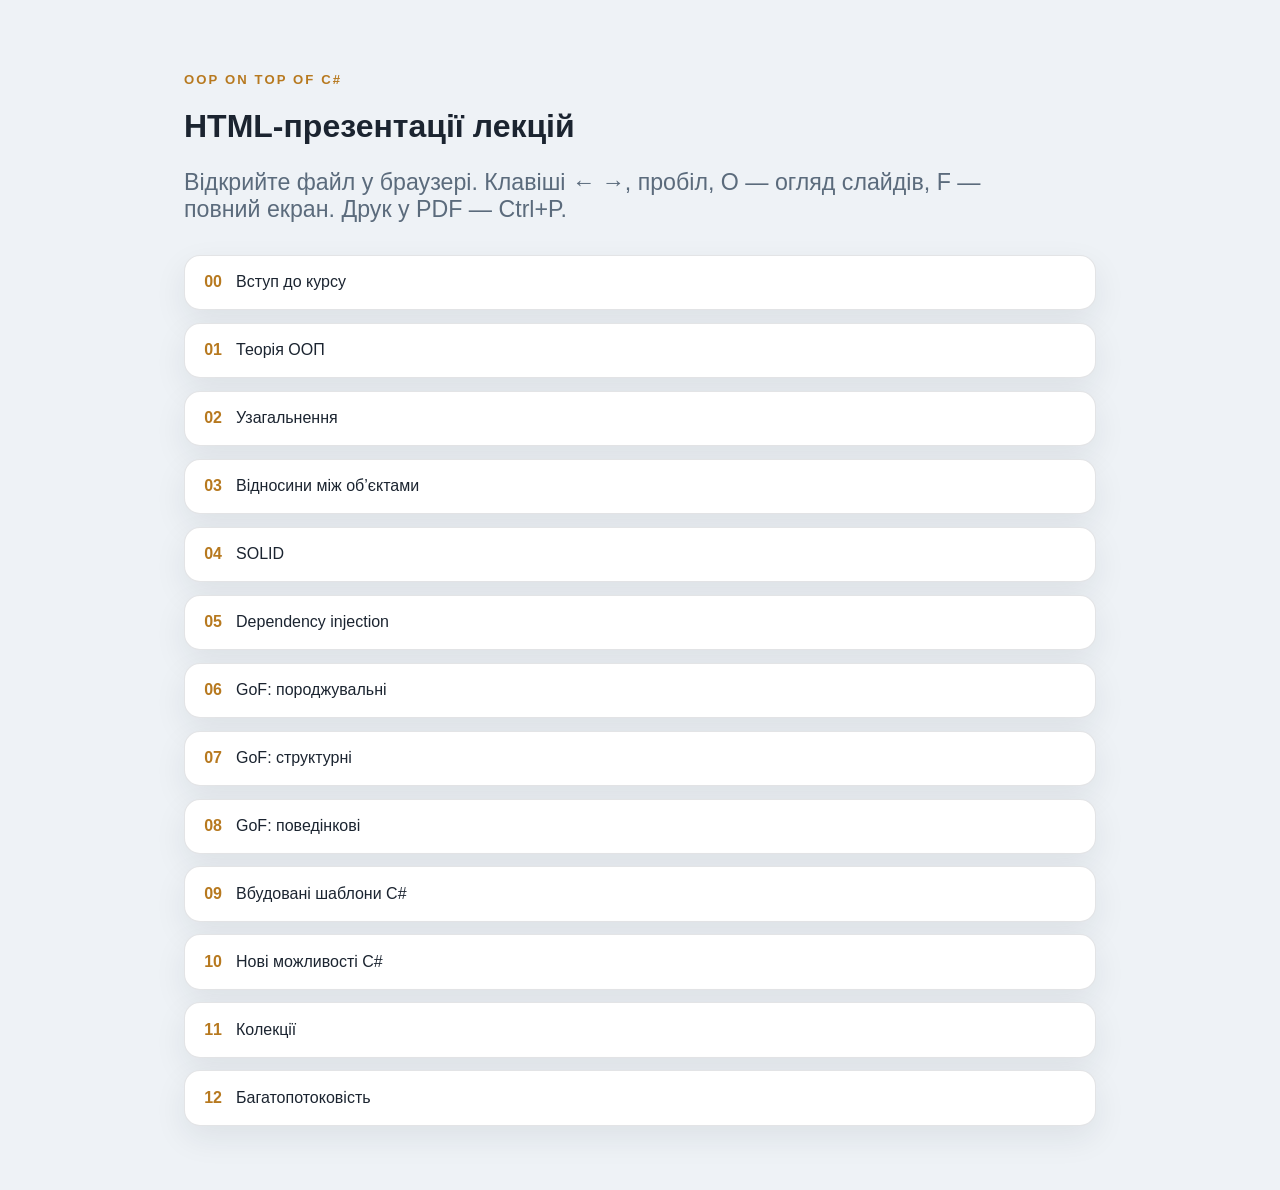
<file: course/presentations/index.html>
<!DOCTYPE html>
<html lang="uk">
<head>
  <meta charset="utf-8">
  <meta name="viewport" content="width=device-width, initial-scale=1">
  <title>Презентації — OOP on top of C#</title>
  <link rel="stylesheet" href="shared/deck.css">
  <style>
    body { overflow: auto; }
    main { max-width: 960px; margin: 8vh auto; padding: 0 1.5rem 4rem; }
    a.card { display: block; text-decoration: none; color: inherit; }
    a.card:hover { border-color: var(--accent); }
    .list { display: grid; gap: 0.8rem; }
    .num { color: var(--accent); font-weight: 700; margin-right: 0.6rem; }
  </style>
</head>
<body>
<main>
  <p class="kicker">OOP on top of C#</p>
  <h1>HTML-презентації лекцій</h1>
  <p class="lead">Відкрийте файл у браузері. Клавіші ← →, пробіл, O — огляд слайдів, F — повний екран. Друк у PDF — Ctrl+P.</p>
  <div class="list" style="margin-top:2rem">
    <a class="card" href="00-intro.html"><span class="num">00</span> Вступ до курсу</a>
    <a class="card" href="01-oop-theory.html"><span class="num">01</span> Теорія ООП</a>
    <a class="card" href="02-generics.html"><span class="num">02</span> Узагальнення</a>
    <a class="card" href="03-object-relationships.html"><span class="num">03</span> Відносини між об’єктами</a>
    <a class="card" href="04-solid.html"><span class="num">04</span> SOLID</a>
    <a class="card" href="05-dependency-injection.html"><span class="num">05</span> Dependency injection</a>
    <a class="card" href="06-gof-creational.html"><span class="num">06</span> GoF: породжувальні</a>
    <a class="card" href="07-gof-structural.html"><span class="num">07</span> GoF: структурні</a>
    <a class="card" href="08-gof-behavioral.html"><span class="num">08</span> GoF: поведінкові</a>
    <a class="card" href="09-builtin-csharp-patterns.html"><span class="num">09</span> Вбудовані шаблони C#</a>
    <a class="card" href="10-new-csharp-features.html"><span class="num">10</span> Нові можливості C#</a>
    <a class="card" href="11-collections.html"><span class="num">11</span> Колекції</a>
    <a class="card" href="12-multithreading.html"><span class="num">12</span> Багатопотоковість</a>
  </div>
</main>
</body>
</html>
</file>
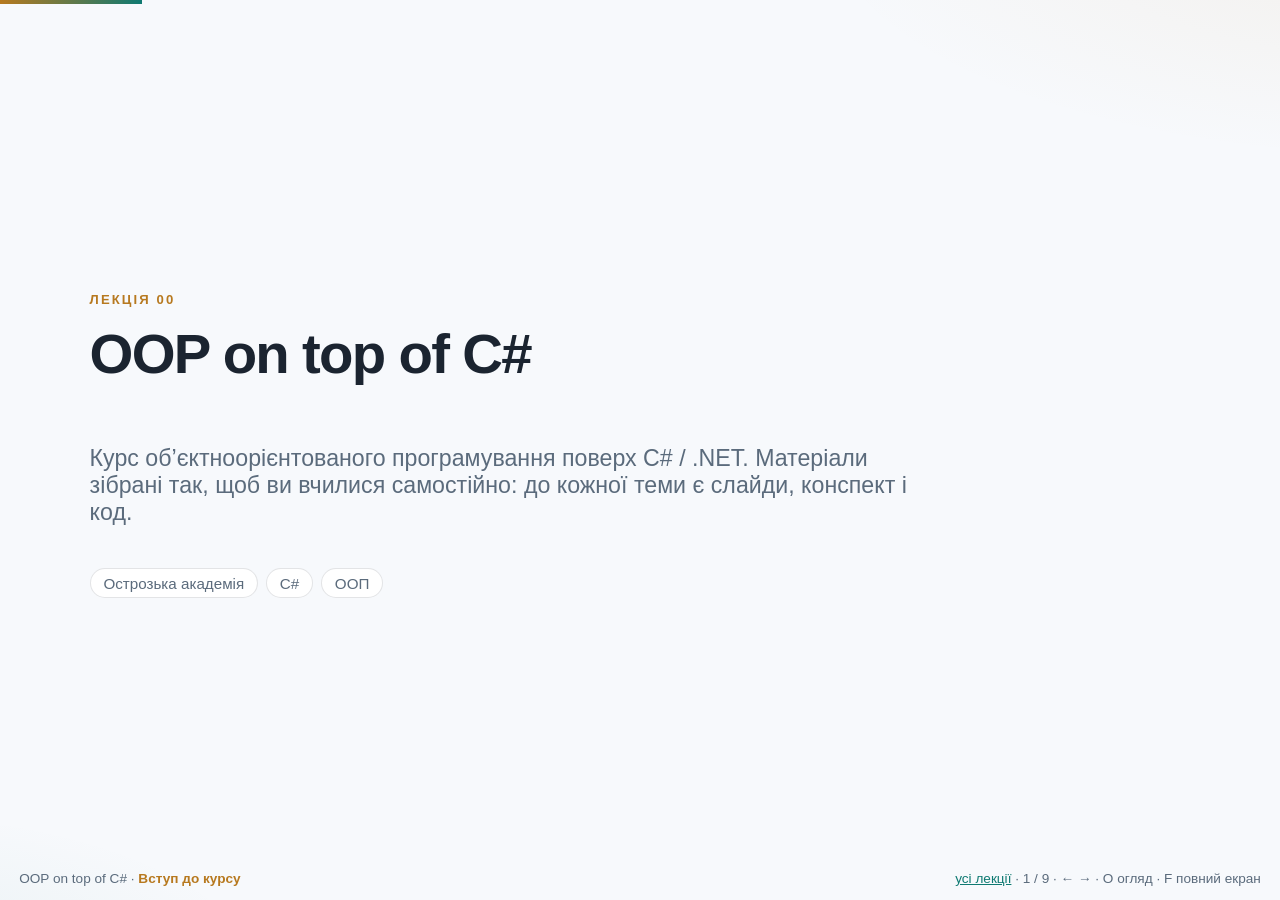
<file: course/presentations/00-intro.html>
<!DOCTYPE html>
<html lang="uk">
<head>
  <meta charset="utf-8">
  <meta name="viewport" content="width=device-width, initial-scale=1">
  <title>00. Вступ до курсу — OOP on top of C#</title>
  <link rel="stylesheet" href="shared/deck.css">
  <link rel="stylesheet" href="shared/hljs-theme.css">
</head>
<body>
  <div class="progress"></div>
  <div class="deck">
    <section class="slide title"><p class="kicker">Лекція 00</p><h1>OOP on top of C#</h1><p class="lead">Курс об’єктноорієнтованого програмування поверх C# / .NET. Матеріали зібрані так, щоб ви вчилися самостійно: до кожної теми є слайди, конспект і код.</p><div class="pills"><span class="pill">Острозька академія</span><span class="pill">C#</span><span class="pill">ООП</span></div></section>
    <section class="slide "><h2>Передумови</h2>
      <p class="lead">Ми не будемо вчити синтаксис із нуля. Консоль, типи, методи й масиви вже мають бути вам знайомі.</p>
      <ul>
        <li>Базові конструкції <code>.NET / C#</code> ви вже писали.</li>
        <li>У цьому курсі ми підемо глибше: розглянемо абстракції, SOLID, DI та патерни GoF.</li>
      </ul>
    </section>
    <section class="slide "><h2>Навіщо ООП у C#</h2>
      <p class="lead">Класичне ООП — це стара й популярна парадигма. Її основи були закладені ще на початку 1960-х років (об’єкти в LISP).</p>
      <ul>
        <li>Більшість сучасних мов підтримують ООП зі своїми особливостями.</li>
        <li><strong>C# був розроблений як мова із сильною підтримкою ООП</strong> — це фундамент платформи, а не просто опція збоку.</li>
      </ul>
    </section>
    <section class="slide "><h2>Що буде в курсі</h2>
      <ul>
        <li>Ми вивчимо теорію ООП: абстракцію, інкапсуляцію, наслідування та поліморфізм.</li>
        <li>Розглянемо generics, відносини між об’єктами, SOLID та DI.</li>
        <li>Опануємо патерни GoF і дізнаємося, де вони вже реалізовані в .NET.</li>
        <li>Попрацюємо з колекціями, багатопотоковістю та сучасним синтаксисом C#.</li>
      </ul>
    </section>
    <section class="slide "><h2>Три шари кожної теми</h2>
      <div class="cols-3">
        <article class="card"><h3>Слайди</h3><p class="small">Це коротка лекція. Відкрийте HTML у браузері: стрілки, пробіл, O — огляд, F — повний екран.</p></article>
        <article class="card"><h3>Конспект</h3><p class="small">Тут ви знайдете той самий матеріал розгорнуто, з кодом і посиланнями на лабораторні роботи.</p></article>
        <article class="card"><h3>Код</h3><p class="small">Це консольний проєкт у <code>code/lecture-NN-...</code>. Запускайте його й дивіться вивід разом зі слайдами.</p></article>
      </div>
    </section>
    <section class="slide "><h2>Лабораторні роботи</h2>
      <ul>
        <li>Лабораторні роботи ви виконуєте окремо від лекції.</li>
        <li>Завжди звертайте увагу на вимоги до кожної лабораторної роботи в її описі.</li>
      </ul>
    </section>
    <section class="slide "><h2>Джерела</h2>
      <div class="grid">
        <div>
          <img class="fig" src="../lectures/assets/00-intro/image_2024-02-22_141704773.png" alt="Pro C# 10">
        </div>
        <ul>
          <li><em>Pro C# 10 with .NET 6</em></li>
          <li><a href="https://learn.microsoft.com/en-us/dotnet/csharp/fundamentals">learn.microsoft.com — C# fundamentals</a></li>
          <li><a href="https://dotnet.microsoft.com/en-us/learn/csharp">Microsoft Learn / академія</a></li>
          <li><a href="https://krypton.com.ua/rozdil-1-osnovy-paterniv-proektuvannya/">Патерни українською (krypton.com.ua)</a></li>
        </ul>
      </div>
    </section>
    <section class="slide "><h2>Як формується оцінка</h2>
      <p class="lead">Ваша робота на курсі оцінюється за <strong>100-бальною</strong> шкалою.</p>
      <div class="grid">
        <article class="card"><h3>61 бал — лабораторні</h3><p class="small">Ви отримаєте за всі роботи з вашого плану. Це основна частина оцінки протягом семестру.</p></article>
        <article class="card"><h3>39 балів — екзамен</h3><p class="small">Він складається із запитань з тем курсу та невеликого практичного завдання, яке ви покажете наживо.</p></article>
      </div>
    </section>
    <section class="slide next-step"><p class="kicker">Після лекції</p><h2>Що далі</h2>
      <p class="lead">Наступна тема — чотири стовпи ООП. Відкрийте слайди лекції 01 і проєкт <code>code/lecture-01-oop-theory</code>.</p>
    </section>
  </div>
  <div class="chrome">
    <span>OOP on top of C# · <b>Вступ до курсу</b></span>
    <span style="pointer-events:auto"><a href="index.html">усі лекції</a> · <span data-counter></span> · ← → · O огляд · F повний екран</span>
  </div>
  <script src="shared/highlight.min.js"></script>
  <script src="shared/csharp.min.js"></script>
  <script src="shared/code-highlight.js"></script>
  <script src="shared/deck.js"></script>
</body>
</html>
</file>
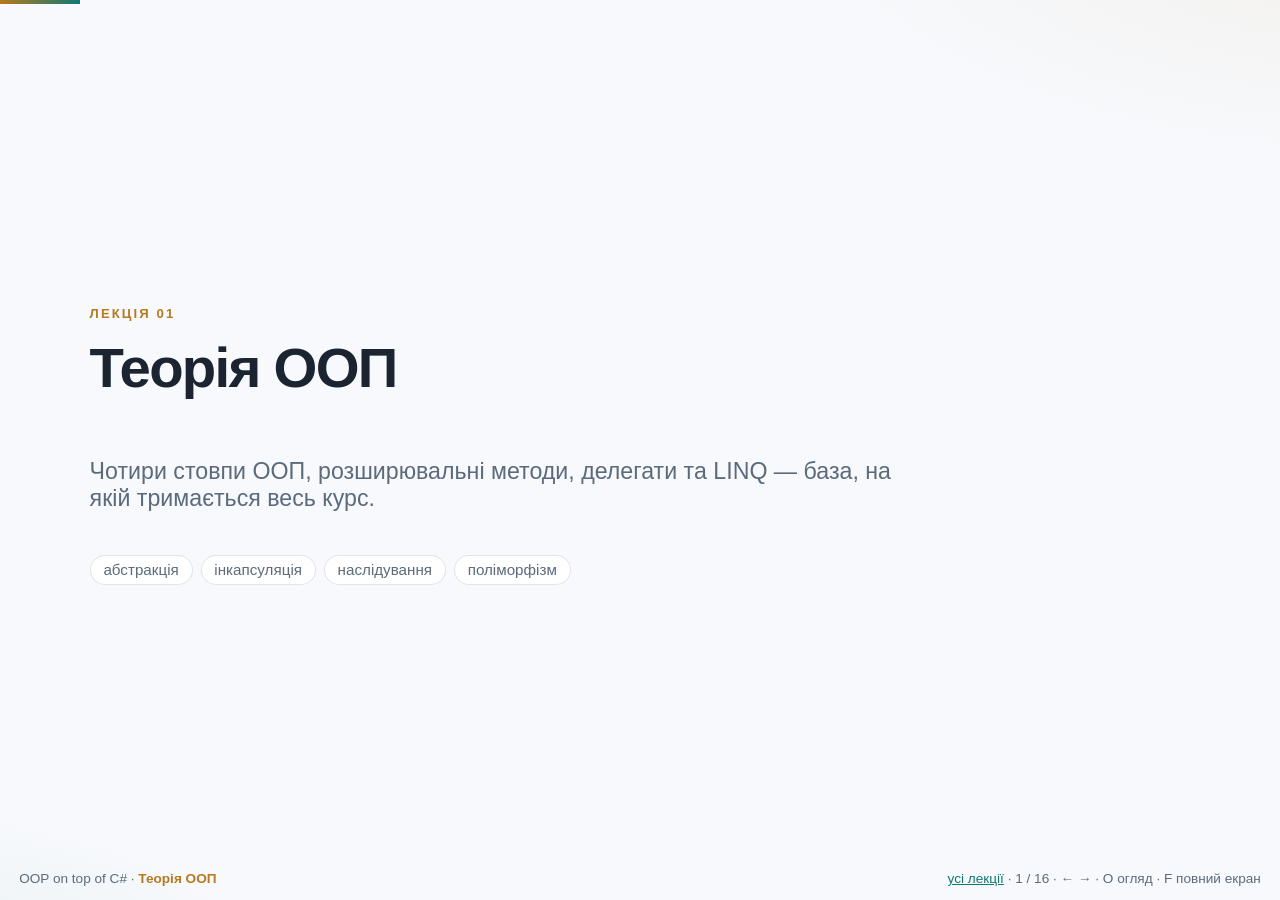
<file: course/presentations/01-oop-theory.html>
<!DOCTYPE html>
<html lang="uk">
<head>
  <meta charset="utf-8">
  <meta name="viewport" content="width=device-width, initial-scale=1">
  <title>01. Теорія ООП — OOP on top of C#</title>
  <link rel="stylesheet" href="shared/deck.css">
  <link rel="stylesheet" href="shared/hljs-theme.css">
</head>
<body>
  <div class="progress"></div>
  <div class="deck">
    <section class="slide title"><p class="kicker">Лекція 01</p><h1>Теорія ООП</h1><p class="lead">Чотири стовпи ООП, розширювальні методи, делегати та LINQ — база, на якій тримається весь курс.</p><div class="pills"><span class="pill">абстракція</span><span class="pill">інкапсуляція</span><span class="pill">наслідування</span><span class="pill">поліморфізм</span></div></section>
    <section class="slide "><h2>Про що сьогодні поговоримо</h2><ul><li>Подивимось, як абстрактні класи та інтерфейси (навіть із default methods) допомагають будувати гнучку архітектуру.</li><li>Розберемо, чому інкапсуляція — це не просто приватні поля, а надійний публічний контракт.</li><li>Пройдемо наслідування та ключові слова <code>base</code>, <code>virtual</code> і <code>sealed</code>.</li><li>Зрозуміємо поліморфізм: як працюють overload та override, і чим відрізняються upcast і downcast.</li><li>І наостанок — як extension methods, делегати та <code>yield</code> лежать в основі LINQ.</li></ul></section>
    <section class="slide "><h2>Абстракція</h2>
      <p class="lead">Ми приховуємо зайві деталі реалізації, щоб залишити лише те, що дійсно важливо для нашої задачі.</p>
      <ul>
        <li>Наша мета — спростити використання коду, а не виставляти назовні всі деталі системи.</li>
        <li>У C# ми будуємо такі абстракції за допомогою <strong>абстрактних класів</strong> та <strong>інтерфейсів</strong>.</li>
      </ul></section>
    <section class="slide "><h2>Абстрактний клас</h2><div class="grid"><div><ul>
          <li>Ви не можете створити екземпляр абстрактного класу — це лише шаблон для інших.</li>
          <li>Він дозволяє описати абстрактні методи й властивості, які не мають тіла.</li>
          <li>Якщо ви наслідуєте такий клас, ви зобов’язані реалізувати всі його абстрактні члени.</li>
          <li><span class="note">До речі, <code>abstract static</code> не буває, бо статика належить типу, а не конкретному об’єкту.</span></li>
        </ul></div><div><pre><code>abstract class Shape {
  public abstract int GetArea();
}

class Square : Shape {
  private readonly int sideSize;
  public Square(int size) =&gt; sideSize = size;
  public override int GetArea() =&gt; sideSize * sideSize;
}</code></pre></div></div></section>
    <section class="slide "><h2>Інтерфейс — це суворий контракт</h2><div class="grid"><div><ul>
          <li>Він лише описує, що має вміти тип: які там є методи, властивості чи події.</li>
          <li>Будь-який клас, record чи struct, що підписує цей контракт, зобов’язаний його виконати.</li>
          <li>Ви не можете створити екземпляр самого інтерфейсу, бо там немає реалізації.</li>
          <li>Зате ваш код може працювати з абстракцією, наприклад, приймати масив <code>IShapeAreaCalculator[]</code>, не знаючи конкретних фігур.</li>
        </ul></div><div><pre><code>interface IShapeAreaCalculator {
  double GetArea();
  string WhoAmI { get; }
}

class Circle : IShapeAreaCalculator {
  public double GetArea() =&gt; Math.PI * r * r;
  public string WhoAmI =&gt; GetType().ToString();
}</code></pre></div></div></section>
    <section class="slide "><h2>Default interface methods</h2>
      <p class="lead">Іноді зручно дати інтерфейсу дефолтну реалізацію: ми пишемо спільний алгоритм, який викликає інші, ще не реалізовані методи.</p>
      <pre><code>interface ISecureCardReader {
  void InitializeCardReader();
  void CloseCardReader();
  string NativeRead();

  string SecureRead() {
    InitializeCardReader();
    var n = NativeRead();
    CloseCardReader();
    return Mask(n);
  }
}</code></pre></section>
    <section class="slide "><h2>Інкапсуляція</h2><div class="grid"><div><ul>
          <li>Ми ховаємо внутрішній стан об’єкта, щоб ніхто не міг зламати його ззовні.</li>
          <li>Увесь доступ іде лише через чітко визначений публічний інтерфейс.</li>
          <li>Для цього ми використовуємо модифікатори доступу: <code>public</code>, <code>private</code>, <code>protected</code>, <code>internal</code>.</li>
          <li>Ніколи не робіть <strong>поля</strong> публічними — ви втратите контроль над даними. Використовуйте <strong>властивості</strong>, щоб перевіряти значення перед записом.</li>
        </ul></div><div><pre><code>public class Account {
  private decimal balance;
  public decimal Balance =&gt; balance;

  public void Withdraw(decimal amount) {
    if (balance &lt; amount)
      throw new Exception(&quot;Insufficient funds&quot;);
    balance -= amount;
  }
}</code></pre></div></div></section>
    <section class="slide "><h2>Наслідування</h2>
      <ul>
        <li>Ви створюєте похідний клас, щоб не писати код з нуля, а перевикористати й розширити базовий.</li>
        <li>Нащадку доступно все, що <code>public</code>, <code>protected</code> або <code>internal</code>, але <code>private</code> залишається таємницею батька.</li>
        <li>Щоб змінити поведінку, ми використовуємо <code>virtual</code> та <code>override</code>, а до старого коду звертаємось через <code>base</code>.</li>
        <li>Якщо хочете заборонити наслідування вашого класу, просто додайте <code>sealed</code>.</li>
        <li class="bad">У C# немає множинного наслідування класів, щоб уникнути хаосу — натомість реалізовуйте скільки завгодно інтерфейсів.</li>
        <li class="note">Про те, коли варто наслідувати, а коли краще просто «мати всередині» (композиція) — ми детально поговоримо на третій лекції.</li>
      </ul></section>
    <section class="slide "><h2>Приклад: Person → Student</h2>
      <p class="lead">Зверніть увагу, як конструктор студента передає базові дані в конструктор <code>Person</code> через <code>base</code>, а сам ініціалізує лише своє.</p>
      <pre><code>public class Student : Person {
  public string StudentEmail { get; private set; }
  public Student(string name, int age, string address, string email)
      : base(name, age, address) {
    StudentEmail = email;
  }
}</code></pre></section>
    <section class="slide "><h2>Поліморфізм</h2><div class="grid"><div><p><strong>Статичний</strong> (компілятор обирає під час збірки)</p>
        <ul><li>Перевантаження методів (overload): компілятор дивиться на типи аргументів і підставляє правильний метод.</li><li>Перевантаження операторів.</li></ul>
        <p><strong>Динамічний</strong> (runtime обирає під час виконання)</p>
        <ul><li>Працює через <code>virtual</code> та <code>override</code>.</li>
        <li>Коли ви викликаєте метод через базовий тип, програма сама розуміє, який об’єкт там насправді, і запускає метод нащадка.</li></ul></div><div><pre><code>public int Add(int a, int b) =&gt; a + b;
public double Add(double a, double b) =&gt; a + b;

List&lt;Shape&gt; shapes = [new Rectangle(...), new Triangle(...)];
foreach (var s in shapes) s.Draw(); // динамічний</code></pre></div></div></section>
    <section class="slide "><h2>Upcast і downcast</h2>
      <div class="grid">
        <div>
          <p><strong>Upcast</strong> — це перехід від нащадка до батька. Це завжди безпечно: квадрат гарантовано є фігурою.</p>
          <pre><code>Shape s = new Square(3);
s.GetArea();</code></pre>
          <p><strong>Downcast</strong> — від батька до нащадка. Це небезпечно: не кожна фігура є квадратом, тому програма може впасти.</p>
          <pre><code>Square sq = (Square)s;
Square? ok = s as Square;
if (s is Square square) { }</code></pre>
        </div>
        <div>
          <ul>
            <li>Увесь поліморфізм тримається на upcast: ми складаємо різні фігури в один список <code>Shape</code> і працюємо з ними однаково.</li>
            <li>Якщо вам конче треба зробити downcast, використовуйте <code>is</code> або <code>as</code>, щоб уникнути помилок під час виконання.</li>
            <li class="note">А от перетворення value type в <code>object</code> — це вже boxing. Про нього поговоримо на наступній лекції.</li>
          </ul>
        </div>
      </div>
    </section>
    <section class="slide "><h2>Розширювальні методи</h2><div class="grid"><div><ul><li>Ви можете додати нові методи до чужих класів, створивши статичний метод із ключовим словом <code>this</code> перед першим параметром.</li><li>У коді це виглядає так, ніби метод завжди був частиною цього типу.</li><li>Але пам’ятайте: якщо в класі вже є метод із таким самим ім’ям, він матиме пріоритет.</li><li>Типовий приклад: ми вчимо звичайний рядок розбиватися на слова та рахувати їхню кількість.</li></ul></div><div><pre><code>public static class StringExtension {
  public static string[] ToWords(this string str)
    =&gt; str.Split([&#x27; &#x27;, &#x27;.&#x27;, &#x27;?&#x27;],
         StringSplitOptions.RemoveEmptyEntries);
  public static int WordsCount(this string str)
    =&gt; str.ToWords().Length;
}</code></pre></div></div></section>
    <section class="slide "><h2>LINQ стоїть на трьох ніжках</h2><div class="cols-3"><article class="card"><h3>Extension methods</h3><p class="small">Усі ці Where та Select — це просто зручні методи розширення для інтерфейсу IEnumerable.</p></article><article class="card"><h3>Делегати</h3><p class="small">Ми передаємо логіку фільтрації прямо в метод, використовуючи делегати на кшталт Func чи Predicate.</p></article><article class="card"><h3>yield</h3><p class="small">Завдяки відкладеному виконанню, наступний елемент колекції обчислюється лише тоді, коли він нам дійсно потрібен.</p></article></div></section>
    <section class="slide "><h2>Делегат як точка розширення</h2>
      <p class="lead">Делегати дозволяють передавати функції як параметри. Це ідеальний спосіб дати клієнту можливість підмінити частину вашого алгоритму.</p>
      <pre><code>public delegate List&lt;string&gt; ParseCardNumber(string cardNumber);

public string Mask(string cardNumber, ParseCardNumber parse = null) {
  var groups = parse != null ? parse(cardNumber) : SplitBy4(cardNumber);
  return $&quot;{groups[0]} **** **** {groups[^1]}&quot;;
}
// або Func&lt;string, List&lt;string&gt;&gt;</code></pre></section>
    <section class="slide "><h2>Підсумок</h2>
      <ul>
        <li>Завжди намагайтеся працювати через <strong>контракти</strong> (інтерфейси), а не зав’язуватися на конкретні класи.</li>
        <li>Ховайте внутрішній стан об’єктів. Використовуйте властивості, щоб гарантувати, що ваші дані завжди валідні.</li>
        <li>Пам’ятайте, що поліморфізм дозволяє викликати один метод, але отримувати різну поведінку. І все це працює завдяки upcast.</li>
        <li>LINQ здається магією, але насправді це просто елегантна комбінація extension methods, делегатів та <code>yield</code>.</li>
      </ul></section>
    <section class="slide next-step"><p class="kicker">Після лекції</p><h2>Що далі</h2>
      <p class="lead">На вас чекають лабораторні 1 і 2, де ви власноруч спроєктуєте абстрактні <code>BankAccount</code> та <code>Animal</code>.</p>
      <p class="note">А на наступній лекції ми розберемо value type, boxing та generics. Саме тоді ви дізнаєтесь, як насправді працює <code>List&lt;T&gt;</code>, який ми сьогодні використовували.</p></section>
  </div>
  <div class="chrome">
    <span>OOP on top of C# · <b>Теорія ООП</b></span>
    <span style="pointer-events:auto"><a href="index.html">усі лекції</a> · <span data-counter></span> · ← → · O огляд · F повний екран</span>
  </div>
  <script src="shared/highlight.min.js"></script>
  <script src="shared/csharp.min.js"></script>
  <script src="shared/code-highlight.js"></script>
  <script src="shared/deck.js"></script>
</body>
</html>
</file>
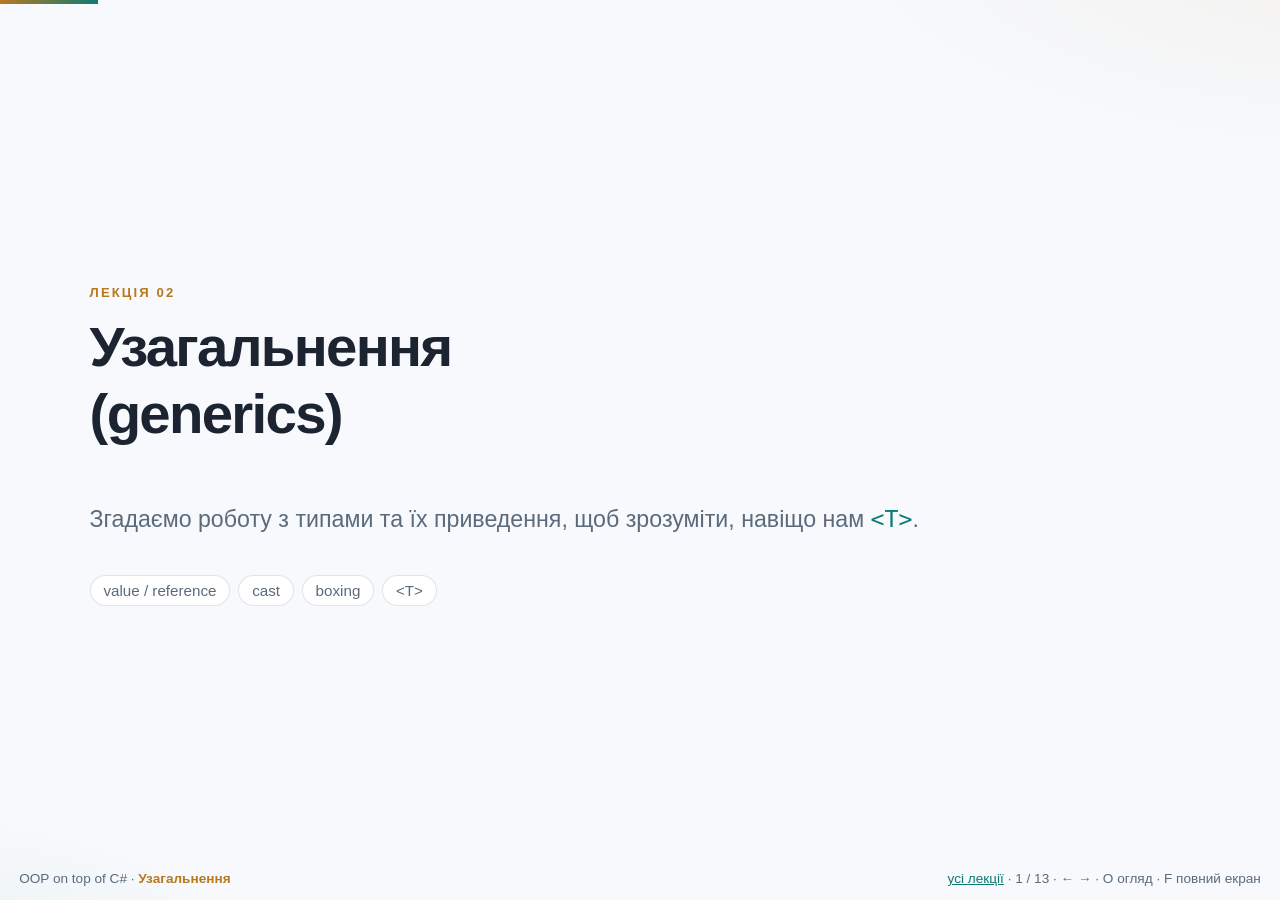
<file: course/presentations/02-generics.html>
<!DOCTYPE html>
<html lang="uk">
<head>
  <meta charset="utf-8">
  <meta name="viewport" content="width=device-width, initial-scale=1">
  <title>02. Узагальнення — OOP on top of C#</title>
  <link rel="stylesheet" href="shared/deck.css">
  <link rel="stylesheet" href="shared/hljs-theme.css">
</head>
<body>
  <div class="progress"></div>
  <div class="deck">
    <section class="slide title"><p class="kicker">Лекція 02</p><h1>Узагальнення (generics)</h1><p class="lead">Згадаємо роботу з типами та їх приведення, щоб зрозуміти, навіщо нам <code>&lt;T&gt;</code>.</p><div class="pills"><span class="pill">value / reference</span><span class="pill">cast</span><span class="pill">boxing</span><span class="pill">&lt;T&gt;</span></div></section>
    <section class="slide "><h2>План заняття</h2><ul>
      <li>Згадаємо різницю між value та reference type, щоб ви побачили, звідки береться boxing.</li>
      <li>Подивимось, як працює приведення типів і що відбувається, коли ви кладете value type в <code>object</code>.</li>
      <li>Спробуємо колекцію <code>object</code> і побачимо, як легко програма падає в runtime.</li>
      <li>Розберемо generics: як написати метод чи клас із <code>&lt;T&gt;</code> та як поставити на нього constraints.</li>
      <li>Сьогодні колекції — лише приклад використання <code>&lt;T&gt;</code>, а коли саме брати List, Dictionary чи Stack/Queue (доступ за індексом, ключем чи LIFO/FIFO) — розберемо на лекції 11.</li>
    </ul></section>
    <section class="slide "><h2>Value type і reference type</h2>
      <p class="lead"><code>int</code> лежить прямо у змінній. А змінна класу лише вказує на об’єкт, який живе на heap.</p>
      <div class="grid">
        <div>
          <p><strong>Value type</strong> — <code>int</code>, <code>struct</code>, <code>enum</code></p>
          <pre><code>int a = 42;
int b = a;</code></pre>
          <div class="mem" aria-label="value type in memory">
            <div class="mem-lane">стек</div>
            <div class="mem-row">
              <span class="mem-cell">a = 42</span>
              <span class="mem-cell">b = 42</span>
            </div>
            <div class="mem-lane">heap</div>
            <div class="mem-row"><span class="note">порожньо: числа сюди не йдуть</span></div>
          </div>
          <p class="small">Ви копіюєте самі дані. Тепер у вас дві незалежні <code>42</code>.</p>
        </div>
        <div>
          <p><strong>Reference type</strong> — <code>class</code>, масиви</p>
          <pre><code>var p = new User("Ann");
var q = p;</code></pre>
          <div class="mem" aria-label="reference type in memory">
            <div class="mem-lane">стек</div>
            <div class="mem-row">
              <span class="mem-cell">p</span>
              <span class="mem-cell">q</span>
              <span class="mem-arrow">обидва →</span>
            </div>
            <div class="mem-lane">heap</div>
            <div class="mem-row"><span class="mem-obj">User { Name = Ann }</span></div>
          </div>
          <p class="small">Ви копіюєте лише посилання. Тепер дві змінні дивляться на один об’єкт.</p>
        </div>
      </div>
      <p class="note"><code>string</code> — теж reference type, але він незмінний. Якщо ви кладете value type в <code>object</code>, його копія з’являється на heap. Це і є boxing.</p>
    </section>
    <section class="slide "><h2>Приведення типів (cast)</h2>
      <div class="grid">
        <div>
          <ul>
            <li><strong>Неявне (implicit)</strong> — це безпечне розширення. Компілятор робить це сам, бо ви нічого не втратите.</li>
            <li><strong>Явне (explicit)</strong> — тут відповідальність на вас. Ви кажете компілятору: «я знаю, що роблю».</li>
            <li>Upcast та downcast між класами ми вже розібрали на першій лекції.</li>
            <li>Якщо ви помилилися з типом, програма впаде з <code>InvalidCastException</code>, коли вже працюватиме.</li>
          </ul>
        </div>
        <div><pre><code>long wide = 42;      // неявно: int → long
int narrow = (int)wide; // явно: можна втратити дані

object box = 10;
int n = (int)box;    // ок, якщо всередині int
string s = (string)box; // виняток у runtime</code></pre></div>
      </div>
    </section>
    <section class="slide "><h2>Boxing і unboxing</h2>
      <div class="grid">
        <div>
          <ul>
            <li><strong>Boxing</strong> — коли ви кладете <code>int</code> в <code>object</code>, на heap з’являється обгортка і туди копіюється значення.</li>
            <li><strong>Unboxing</strong> — коли ви дістаєте значення назад, вам потрібен точний тип.</li>
            <li>Запакований <code>int</code> — це не <code>long</code>. Ви не можете дістати його як інший тип.</li>
          </ul>
        </div>
        <div><pre><code>int n = 42;
object box = n;        // boxing
int copy = (int)box;   // unboxing
long fail = (long)box; // InvalidCastException</code></pre></div>
      </div>
      <p class="note">Не плутайте це з <code>implicit</code> чи <code>explicit operator</code>. Як писати власні оператори перетворення, ми подивимось на лекції 10.</p>
    </section>
    <section class="slide "><h2>Без generics: усе як object</h2>
      <pre><code>var items = new List&lt;object&gt;(); // раніше — ArrayList
items.Add(10);      // boxing: int → object
items.Add("oops");  // компілятор мовчить
int x = (int)items[0]; // unboxing + cast — ок
int y = (int)items[1]; // бум: рядок не є int</code></pre>
      <p class="lead">Компілятор дозволяє вам змішати числа й рядки, а програма падає в runtime. Саме цю проблему вирішують generics.</p>
    </section>
    <section class="slide "><h2>Навіщо generics</h2><ul>
      <li><strong>Безпека типів.</strong> Якщо ви спробуєте покласти рядок у список чисел, компілятор це не пропустить.</li>
      <li><strong>Продуктивність.</strong> Коли ви створюєте <code>List&lt;int&gt;</code>, він зберігає числа саме як числа, тому ви уникаєте boxing.</li>
      <li><strong>Повторне використання.</strong> Ви пишете алгоритм один раз, і він працює для <code>int</code>, <code>string</code> чи ваших власних класів.</li>
    </ul></section>
    <section class="slide "><h2>Узагальнений метод Swap</h2>
      <p class="lead">Тут <code>T</code> працює як замінник: коли ви викликаєте метод, компілятор підставляє замість <code>T</code> ваш реальний тип.</p>
      <pre><code>public static void Swap&lt;T&gt;(ref T one, ref T second) {
  T tmp = one;
  one = second;
  second = tmp;
}

Swap&lt;int&gt;(ref a, ref b);
Swap(ref c, ref d); // компілятор виведе T</code></pre></section>
    <section class="slide "><h2>Узагальнений клас</h2>
      <p class="lead">Ви можете зробити весь клас узагальненим, і тоді <code>T</code> буде відомим для всіх його методів та полів.</p>
      <pre><code>public class VerySimpleAndNaiveCache&lt;T&gt; {
  private Dictionary&lt;string, T&gt; cache = new();

  public T GetOrCreate(string key, Func&lt;T&gt; createItem) {
    if (!cache.ContainsKey(key))
      cache[key] = createItem();
    return cache[key];
  }
}

var usersCache = new VerySimpleAndNaiveCache&lt;UserCacheItem&gt;();</code></pre></section>
    <section class="slide "><h2>Обмеження (constraints)</h2>
      <p class="lead">Компілятор має знати, що ваш <code>T</code> вміє робити. Ви ставите constraint, коли вам потрібна конкретна поведінка.</p>
      <ul>
        <li>Пишіть <code>where T : struct</code>, якщо ваш код працює лише з value type.</li>
        <li>Пишіть <code>where T : class</code>, якщо вам потрібен саме reference type.</li>
        <li>Додавайте <code>where T : new()</code>, щоб ви могли створити об’єкт через <code>new T()</code>.</li>
        <li>Ви також можете вимагати, щоб <code>T</code> реалізував певний інтерфейс чи наслідував базовий клас.</li>
      </ul>
      <pre><code>public static void Swap&lt;T&gt;(ref T a, ref T b) where T : struct</code></pre>
    </section>
    <section class="slide "><h2>Колекції — приклад, не вся тема</h2>
      <ul>
        <li>Стандартні колекції є узагальненими, тому <code>List&lt;int&gt;</code> завжди залишатиметься списком чисел і не прийме рядок.</li>
        <li>Делегати <code>Func</code> та <code>Action</code>, які ви бачили на першій лекції, теж працюють через generics.</li>
        <li>Сьогодні не розбираємо, коли брати List, Dictionary чи Stack — це лекція 11: індекс, ключ або LIFO / FIFO.</li>
      </ul>
    </section>
    <section class="slide "><h2>Підсумок</h2>
      <ul>
        <li>Коли ви присвоюєте value type, ви копіюєте самі дані. Для reference type ви копіюєте лише посилання.</li>
        <li>Коли ви кладете value type в <code>object</code>, на heap з’являється обгортка, і це не безкоштовно.</li>
        <li>Generics дозволяють вам писати безпечний код, який не робить зайвого boxing та не падає в runtime.</li>
        <li>Якщо ви ловите себе на тому, що копіюєте той самий код для різних типів — час написати метод із <code>T</code>.</li>
      </ul>
    </section>
    <section class="slide next-step"><p class="kicker">Після лекції</p><h2>Що далі</h2>
      <p class="lead">На лабораторній 7 ви напишете власний generic список, який підтримуватиме <code>foreach</code>.</p>
      <p class="note">Коли обирати List, Dictionary чи Stack/Queue (залежно від потреби в індексі, ключі чи LIFO/FIFO), ми розберемо на лекції 11, а як писати власні <code>implicit</code> та <code>explicit</code> перетворення — на лекції 10.</p></section>
  </div>
  <div class="chrome">
    <span>OOP on top of C# · <b>Узагальнення</b></span>
    <span style="pointer-events:auto"><a href="index.html">усі лекції</a> · <span data-counter></span> · ← → · O огляд · F повний екран</span>
  </div>
  <script src="shared/highlight.min.js"></script>
  <script src="shared/csharp.min.js"></script>
  <script src="shared/code-highlight.js"></script>
  <script src="shared/deck.js"></script>
</body>
</html>
</file>
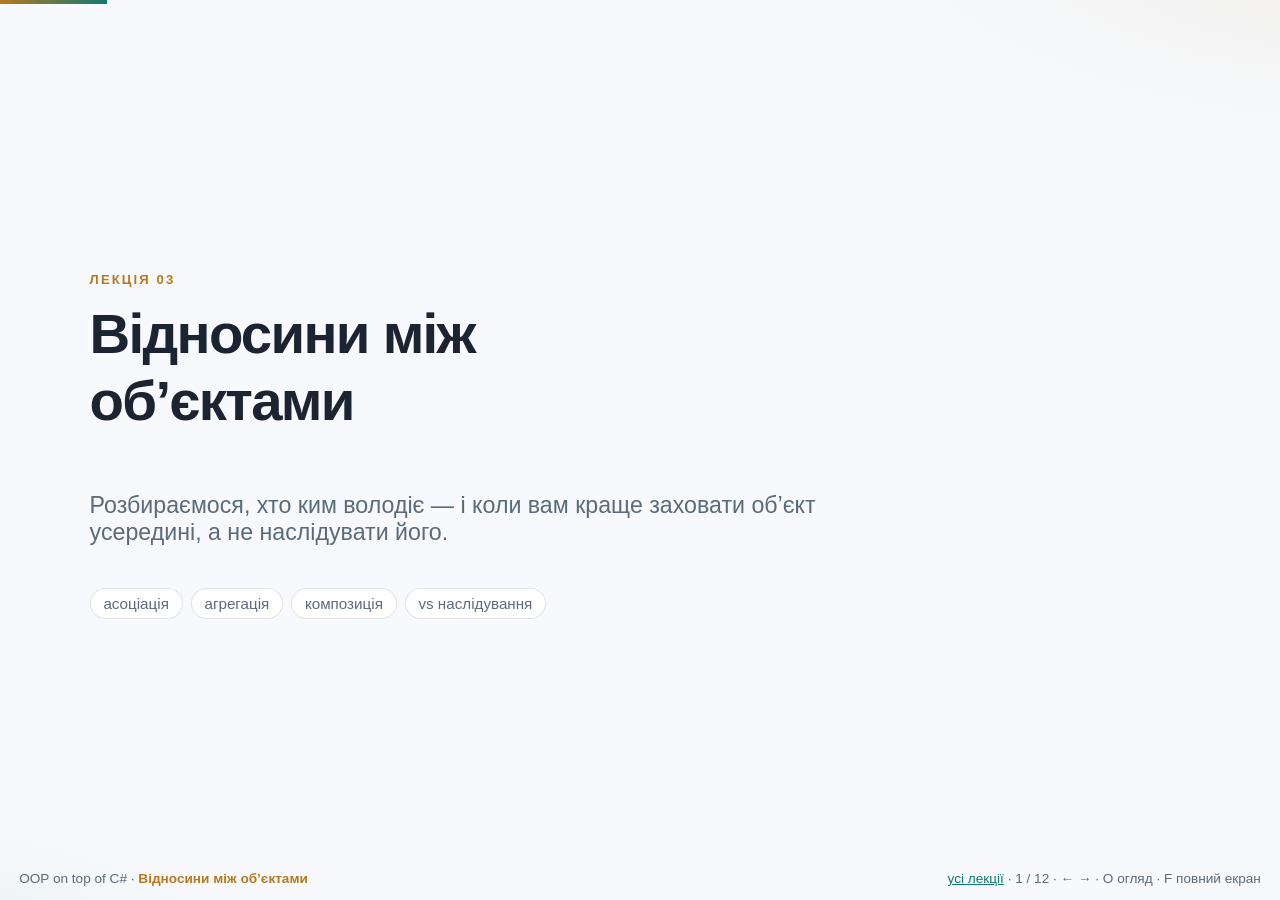
<file: course/presentations/03-object-relationships.html>
<!DOCTYPE html>
<html lang="uk">
<head>
  <meta charset="utf-8">
  <meta name="viewport" content="width=device-width, initial-scale=1">
  <title>03. Відносини між об’єктами — OOP on top of C#</title>
  <link rel="stylesheet" href="shared/deck.css">
  <link rel="stylesheet" href="shared/hljs-theme.css">
</head>
<body>
  <div class="progress"></div>
  <div class="deck">
    <section class="slide title"><p class="kicker">Лекція 03</p><h1>Відносини між об’єктами</h1><p class="lead">Розбираємося, хто ким володіє — і коли вам краще заховати об’єкт усередині, а не наслідувати його.</p><div class="pills"><span class="pill">асоціація</span><span class="pill">агрегація</span><span class="pill">композиція</span><span class="pill">vs наслідування</span></div></section>
    <section class="slide "><h2>Три типи зв’язку</h2><p class="lead">Наскільки об’єкти залежать один від одного?</p><div class="cols-3"><article class="card"><h3>Асоціація</h3><p class="small">Вони просто знають одне про одного, але їхній час життя не пов’язаний. Скажімо, менеджер керує робітниками. Звільнили менеджера — робітники продовжують працювати.</p></article><article class="card"><h3>Агрегація</h3><p class="small">Тут ми вже маємо ціле та його частини, але частина може існувати окремо. Проєкт закрили — робітник просто переходить на інший, він лишається в компанії.</p></article><article class="card"><h3>Композиція</h3><p class="small">Найжорсткіший зв’язок: частина не існує без цілого. Зруйнували дім — зникла й кімната. У коді це зазвичай private поле, яке ви створюєте прямо всередині власника.</p></article></div></section>
    <section class="slide "><h2>Як це виглядає в коді</h2><p class="lead">Погляньте, хто кого створює.</p><pre><code>public class Project {
  public List&lt;Worker&gt; Team { get; } = new(); // агрегація: ми просто додаємо існуючих робітників
}

public class Company {
  private readonly List&lt;Manager&gt; _managers = new(); // композиція: компанія сама створює менеджерів
  public Manager HireManager(string name) {
    var m = new Manager(name);
    _managers.Add(m);
    return m;
  }
}</code></pre></section>
    <section class="slide "><h2>Як розрізнити їх на іспиті</h2><p class="lead">Ось кілька простих запитань, щоб ви не заплуталися:</p><ul><li>Хто створює об’єкт? Якщо власник робить це сам — скоріш за все, перед вами композиція.</li><li>Чи можете ви передати цю частину в інше ціле? Якщо так — це агрегація або асоціація.</li><li>Як це малювати на UML? Композиція — це зафарбований ромбик, а агрегація — порожній.</li></ul></section>
    <section class="slide "><h2>is-a чи has-a?</h2>
      <p class="lead">Наслідування з першої лекції та сьогоднішня композиція — це просто два різні способи перевикористати код.</p>
      <div class="grid">
        <div>
          <p><strong>Наслідування — is-a</strong></p>
          <ul>
            <li>Студент <em>є</em> людиною. Квадрат <em>є</em> фігурою.</li>
            <li>Ваш нащадок отримує весь публічний і захищений API батька — навіть ті методи, які вам зовсім не потрібні.</li>
            <li>У C# дозволений лише один батьківський клас. Змінили базу — ризикуєте зламати всіх нащадків.</li>
          </ul>
        </div>
        <div>
          <p><strong>Композиція — has-a</strong></p>
          <ul>
            <li>Автомобіль <em>має</em> двигун. Але він сам не є двигуном.</li>
            <li>Тут ви самі вирішуєте, які методи варто прокинути назовні клієнтам.</li>
            <li>Ви можете легко замінити частину: підставити інший двигун, інший логер або інакший список усередині.</li>
          </ul>
        </div>
      </div>
    </section>
    <section class="slide "><h2>Погано: Stack наслідує List</h2>
      <p class="lead">Стек насправді не є списком. Якщо ви унаслідуєте <code>List&lt;T&gt;</code>, ваш клієнт викличе <code>Insert</code> десь посередині й зламає вам усю логіку LIFO.</p>
      <pre><code>class InheritedStack&lt;T&gt; : List&lt;T&gt; {
  public void Push(T item) =&gt; Add(item);
  public T Pop() { var x = this[^1]; RemoveAt(Count - 1); return x; }
}

var s = new InheritedStack&lt;int&gt;();
s.Push(1); s.Push(2);
s.Insert(0, 99); // стек це дозволяє. Не повинен.</code></pre>
    </section>
    <section class="slide "><h2>Добре: Stack тримає List</h2>
      <p class="lead">Список лишається лише деталлю імплементації. Назовні ви віддаєте тільки <code>Push</code>, <code>Pop</code> та <code>Peek</code>.</p>
      <pre><code>class ComposedStack&lt;T&gt; {
  private readonly List&lt;T&gt; _items = new();
  public void Push(T item) =&gt; _items.Add(item);
  public T Pop() {
    var x = _items[^1];
    _items.RemoveAt(_items.Count - 1);
    return x;
  }
}</code></pre>
    </section>
    <section class="slide "><h2>Плюси й мінуси</h2>
      <div class="grid">
        <div>
          <p><strong>Наслідування</strong></p>
          <ul>
            <li class="good">Поліморфізм працює «з коробки»: ви робите колекцію <code>Shape</code> і кладете туди різні фігури.</li>
            <li class="good">Ви пишете менше коду, якщо правило is-a дійсно виконується.</li>
            <li class="bad">Крихкий базовий клас: одна правка батька може вдарити по всіх нащадках.</li>
            <li class="bad">Ви тягнете за собою зайвий API. У вас лише один батько, і нащадка важче тестувати ізольовано.</li>
          </ul>
        </div>
        <div>
          <p><strong>Композиція</strong></p>
          <ul>
            <li class="good">Ви повністю контролюєте публічну поверхню. Легко підмінити деталь і плавно дійти до DI.</li>
            <li class="good">Ви можете зібрати докупи кілька поведінок і без множинного наслідування.</li>
            <li class="bad">Доведеться писати трохи більше коду, адже вам потрібно делегувати виклики методів.</li>
            <li class="bad">Сама по собі вона не дає поліморфізму — для цього вам знадобиться спільний контракт.</li>
          </ul>
        </div>
      </div>
    </section>
    <section class="slide "><h2>Коли що брати</h2>
      <ul>
        <li>Наслідуйте, лише якщо ваш нащадок дійсно <strong>є</strong> батьком у будь-яких сценаріях, і ви готові прийняти весь його API. Трохи згодом це формалізує LSP на четвертій лекції.</li>
        <li>Композиція — це ваш типовий вибір за замовчуванням: «я використовую», а не «я є». Авто <em>має</em> двигун, стек <em>має</em> список.</li>
        <li>Якщо сумніваєтесь — завжди починайте з композиції. Наслідування потім буде дуже важко вичистити з коду.</li>
      </ul>
    </section>
    <section class="slide "><h2>Місток до DI</h2><p class="lead">Зверніть увагу: якщо ваш об’єкт не створює залежність сам, а отримує її ззовні — ви послаблюєте зв’язок до асоціації. Це ваш перший крок до впровадження залежностей (DI).</p></section>
    <section class="slide "><h2>Що почитати</h2><ul>
      <li><a href="https://www.c-sharpcorner.com/article/difference-between-composition-and-aggregation/">Composition vs Aggregation</a></li>
      <li><a href="https://stackoverflow.com/questions/12604031/c-sharp-code-for-association-aggregation-composition">SO: association / aggregation / composition</a></li>
      <li><a href="https://en.wikipedia.org/wiki/Composition_over_inheritance">Composition over inheritance</a></li>
    </ul></section>
    <section class="slide next-step"><p class="kicker">Після лекції</p><h2>Що далі</h2>
      <p class="lead">Наступна зупинка — SOLID. Принцип LSP якраз і перевірить, чи ваше is-a вам не бреше.</p>
      <p class="note">До речі, <code>List&lt;T&gt;</code> з наших прикладів ми розбирали на другій лекції. А патерн Декоратор на лекції 07 знову покаже композицію в дії: там обгортка <em>має</em> внутрішній об’єкт.</p></section>
  </div>
  <div class="chrome">
    <span>OOP on top of C# · <b>Відносини між об’єктами</b></span>
    <span style="pointer-events:auto"><a href="index.html">усі лекції</a> · <span data-counter></span> · ← → · O огляд · F повний екран</span>
  </div>
  <script src="shared/highlight.min.js"></script>
  <script src="shared/csharp.min.js"></script>
  <script src="shared/code-highlight.js"></script>
  <script src="shared/deck.js"></script>
</body>
</html>
</file>
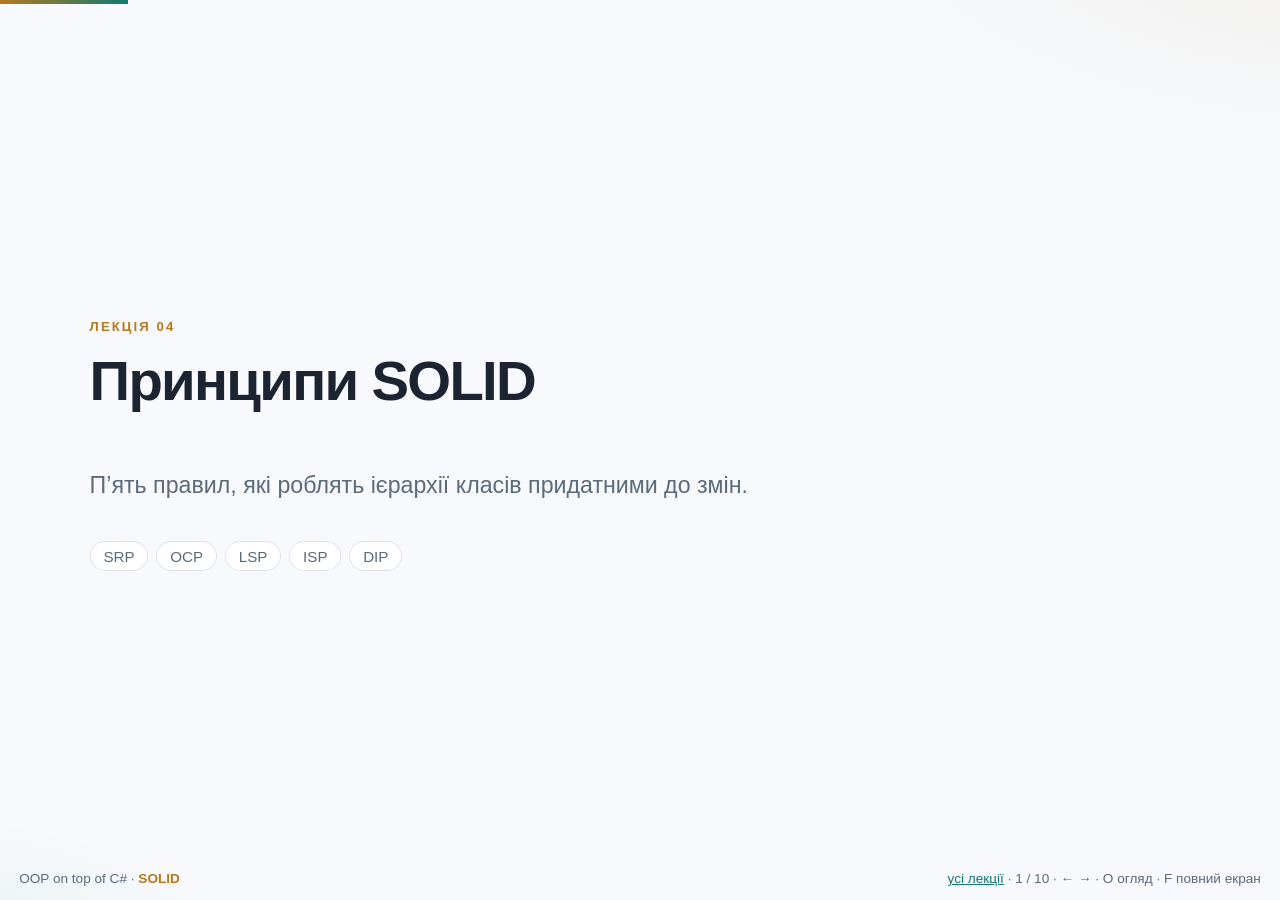
<file: course/presentations/04-solid.html>
<!DOCTYPE html>
<html lang="uk">
<head>
  <meta charset="utf-8">
  <meta name="viewport" content="width=device-width, initial-scale=1">
  <title>04. SOLID — OOP on top of C#</title>
  <link rel="stylesheet" href="shared/deck.css">
  <link rel="stylesheet" href="shared/hljs-theme.css">
</head>
<body>
  <div class="progress"></div>
  <div class="deck">
    <section class="slide title"><p class="kicker">Лекція 04</p><h1>Принципи SOLID</h1><p class="lead">П’ять правил, які роблять ієрархії класів придатними до змін.</p><div class="pills"><span class="pill">SRP</span><span class="pill">OCP</span><span class="pill">LSP</span><span class="pill">ISP</span><span class="pill">DIP</span></div></section>
    <section class="slide "><h2>Перші три принципи</h2><div class="cols-3"><article class="card"><h3>SRP</h3><p class="small">Одна причина змінювати клас. Email і валідація адреси — різні типи.</p></article><article class="card"><h3>OCP</h3><p class="small">Відкритий до розширення, закритий до модифікації. Нова знижка — новий клас, не новий case.</p></article><article class="card"><h3>LSP</h3><p class="small">Нащадок можна підставити замість батька без поломки програми.</p></article></div></section>
    <section class="slide "><h2>ISP і DIP</h2><div class="grid"><div><article class="card"><h3>ISP</h3><p>Не змушуйте клієнта залежати від методів, яких він не використовує. Дрібні інтерфейси.</p></article></div><div><article class="card"><h3>DIP</h3><p>Модулі верхнього рівня залежать від абстракцій, не від деталей. Деталі залежать від абстракцій.</p></article></div></div></section>
    <section class="slide "><h2>OCP: погано — switch по типу</h2><pre><code>public double CalculateDiscount(double price, CustomerType t) {
  switch (t) {
    case CustomerType.Regular: return price * 0.1;
    case CustomerType.Premium: return price * 0.3;
    case CustomerType.Newbie:  return price * 0.05;
    default: throw new ArgumentOutOfRangeException();
  }
} // кожен новий тип = правка цього методу</code></pre></section>
    <section class="slide "><h2>OCP: добре — стратегія</h2><pre><code>public interface IDiscountStrategy {
  double CalculateDiscount(double price);
}
public class DiscountCalculator {
  private readonly IDiscountStrategy _s;
  public DiscountCalculator(IDiscountStrategy s) =&gt; _s = s;
  public double CalculateDiscount(double price) =&gt; _s.CalculateDiscount(price);
}</code></pre></section>
    <section class="slide "><h2>LSP: Orange не є Apple</h2>
      <p class="note">Це і є той самий формальний тест на is-a з третьої лекції. Якщо ваш нащадок відверто бреше про батька — наслідувати не можна, краще візьміть спільний контракт або застосуйте композицію.</p>
      <div class="grid"><div><p class="bad">Порушення: Orange : Apple і GetColor() бреше про яблуко.</p><pre><code>Apple apple = new Orange();
Console.WriteLine(apple.GetColor());</code></pre></div><div><p class="good">Виправлення: спільний контракт IFruit.</p><pre><code>IFruit fruit = new Orange();
fruit = new Apple();</code></pre></div></div></section>
    <section class="slide "><h2>ISP: робот не їсть</h2><div class="grid"><div><pre><code>interface IWorker {
  void Work();
  void Eat();
  void Sleep();
}</code></pre></div><div><pre><code>interface IWorkable { void Work(); }
interface IEatable { void Eat(); }
class RobotWorker : IWorkable { }</code></pre></div></div></section>
    <section class="slide "><h2>DIP: не new всередині бізнес-класу</h2><pre><code>public class EmployeeDetailsModified {
  private readonly ISalaryCalculator salaryCalculator;
  public EmployeeDetailsModified(ISalaryCalculator salaryCalculator)
    =&gt; this.salaryCalculator = salaryCalculator;
}</code></pre></section>
    <section class="slide "><h2>Варто розібрати</h2><ul><li>S — відправка email + валідатор адреси/теми</li><li>O — калькулятор площі / знижок</li><li>L — запис у файл різних форматів</li><li>I — базовий механізм і уточнені інтерфейси</li><li>D — логер Trace / Log / Information / Exception</li></ul></section>
    <section class="slide next-step"><p class="kicker">Після лекції</p><h2>Що далі</h2>
      <p class="lead">Виконайте лабораторну з бібліотеки: користувачі, книги, підписка на категорію — спроєктуйте типи за SOLID.</p>
      <p class="note">IoC-контейнер підключіть після лекції про DI.</p></section>
  </div>
  <div class="chrome">
    <span>OOP on top of C# · <b>SOLID</b></span>
    <span style="pointer-events:auto"><a href="index.html">усі лекції</a> · <span data-counter></span> · ← → · O огляд · F повний екран</span>
  </div>
  <script src="shared/highlight.min.js"></script>
  <script src="shared/csharp.min.js"></script>
  <script src="shared/code-highlight.js"></script>
  <script src="shared/deck.js"></script>
</body>
</html>
</file>
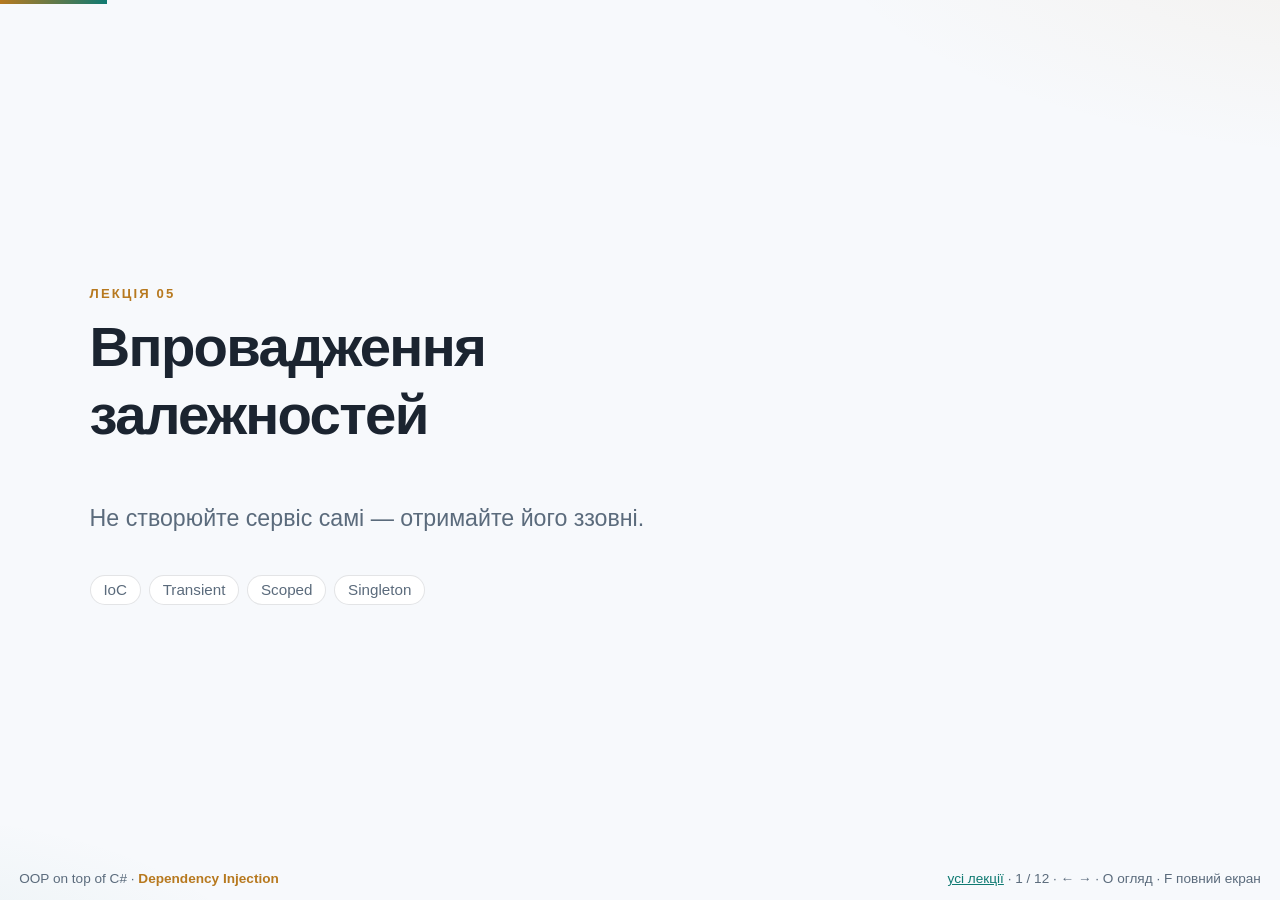
<file: course/presentations/05-dependency-injection.html>
<!DOCTYPE html>
<html lang="uk">
<head>
  <meta charset="utf-8">
  <meta name="viewport" content="width=device-width, initial-scale=1">
  <title>05. Dependency Injection — OOP on top of C#</title>
  <link rel="stylesheet" href="shared/deck.css">
  <link rel="stylesheet" href="shared/hljs-theme.css">
</head>
<body>
  <div class="progress"></div>
  <div class="deck">
    <section class="slide title"><p class="kicker">Лекція 05</p><h1>Впровадження залежностей</h1><p class="lead">Не створюйте сервіс самі — отримайте його ззовні.</p><div class="pills"><span class="pill">IoC</span><span class="pill">Transient</span><span class="pill">Scoped</span><span class="pill">Singleton</span></div></section>
    <section class="slide "><h2>Щільне зв’язування</h2><div class="grid"><div><img class="fig" src="../lectures/assets/05-dependency-injection/Untitled.png" alt="coupling">
        <p class="note">Зміна логера змушує чіпати MessageProcessor.</p></div><div><pre><code>public class MessageProcessorForTightCoupling {
  private LogManager logManager;
  public MessageProcessorForTightCoupling() {
    this.logManager = new LogManager(); // сам створив
  }
}</code></pre></div></div></section>
    <section class="slide "><h2>Слабке зв’язування і DI</h2><ul><li>Створення об’єктів відокремлене від їх використання</li><li>Клієнт не знає, <em>як</em> зібрати сервіс</li><li>Залежність <strong>передають</strong> (constructor / method / property injection)</li><li>DI ≠ DIP, але DI — типовий спосіб дотримати DIP</li></ul></section>
    <section class="slide "><h2>Контейнер Microsoft.Extensions.DependencyInjection</h2><pre><code>using IHost host = Host.CreateDefaultBuilder()
  .ConfigureServices((_, services) =&gt; {
    services.AddSingleton&lt;IEmailNotification, EmailNotification&gt;();
    services.AddSingleton&lt;NotificationService&gt;();
  }).Build();

var sender = host.Services.GetService&lt;NotificationService&gt;();
sender.PushNotification(&quot;DI is not DIP&quot;);</code></pre></section>
    <section class="slide "><h2>Service lifetimes</h2>
      <p class="lead">Lifetime підказує контейнеру, як довго житиме екземпляр після <code>GetService</code>.</p>
      <div class="cols-3">
        <article class="card"><h3>Transient</h3><p class="small">Щоразу новий об’єкт. Два <code>GetService</code> підряд дадуть різні Guid.</p></article>
        <article class="card"><h3>Scoped</h3><p class="small">Один об’єкт на scope. У вебі один scope — це один HTTP-запит. У консолі ви створюєте scope самі.</p></article>
        <article class="card"><h3>Singleton</h3><p class="small">Один об’єкт на весь застосунок. Усі ваші scope бачать той самий екземпляр.</p></article>
      </div>
    </section>
    <section class="slide "><h2>Як побачити різницю</h2>
      <p class="lead">Кожен сервіс у конструкторі запам’ятовує свій <code>Guid</code>. Порівняйте їхні ідентифікатори.</p>
      <pre><code>services.AddTransient&lt;ITransientOp, Operation&gt;();
services.AddScoped&lt;IScopedOp, Operation&gt;();
services.AddSingleton&lt;ISingletonOp, Operation&gt;();

using var scope1 = provider.CreateScope();
using var scope2 = provider.CreateScope();
// у scope1 два Transient — різні
// у scope1 два Scoped — однакові
// Scoped у scope1 і scope2 — різні
// Singleton у scope1 і scope2 — один і той самий</code></pre>
    </section>
    <section class="slide "><h2>Transient</h2>
      <ul>
        <li>Легка робота без спільного стану: мапер, калькулятор, «зробили й забули».</li>
        <li>Безпечно передавати в будь-який інший сервіс, адже він живе недовго.</li>
        <li class="bad">Не кладіть туди кеш чи підключення до БД, бо ви створюватимете їх на кожен виклик.</li>
      </ul>
    </section>
    <section class="slide "><h2>Scoped</h2>
      <ul>
        <li>Один «контекст» на одну справу: <code>DbContext</code>, поточний користувач, unit of work.</li>
        <li>У ASP.NET Core контейнер відкриває scope на кожен HTTP-запит самостійно.</li>
        <li>У консолі ви відкриваєте його так: <code>using var scope = host.Services.CreateScope();</code></li>
        <li class="bad">Не резолвіть Scoped з кореня без scope, інакше отримаєте warning або виняток.</li>
      </ul>
    </section>
    <section class="slide "><h2>Singleton</h2>
      <ul>
        <li>Спільне на весь процес: конфіг, кеш у пам’яті, фабрика <code>HttpClient</code>.</li>
        <li>Створюється ліниво, при першому запиті (або одразу, якщо ви реєструєте готовий екземпляр).</li>
        <li class="bad">Він має бути thread-safe, бо ним користуються всі потоки одразу.</li>
        <li class="bad">Не захоплюйте Scoped чи Transient у конструктор Singleton — це captive dependency.</li>
      </ul>
    </section>
    <section class="slide "><h2>Captive dependency</h2>
      <p class="lead">Довгоживучий сервіс «бере в полон» короткоживучий. Ваш Scoped тоді житиме стільки ж, скільки й Singleton — тобто весь час роботи застосунку.</p>
      <pre><code>services.AddScoped&lt;IOrderDb, OrderDb&gt;();
services.AddSingleton&lt;OrderCache&gt;(); // ctor(IOrderDb db) — погано

// OrderCache створиться раз і триматиме один OrderDb назавжди.
// Другий HTTP-запит побачить чужі дані.</code></pre>
      <p class="note">Правило: залежність живе не довше за свого власника. Singleton ← лише Singleton. Scoped ← Scoped або Singleton. Transient ← будь-що.</p>
    </section>
    <section class="slide "><h2>Де можна писати new</h2>
      <ul>
        <li>Писати в бізнес-класі <code>new LogManager()</code> чи <code>new EmailNotification()</code> — погана ідея. Так клас знову сам збирає свої залежності.</li>
        <li>Усе зшивання графа об’єктів робимо в одному місці: у <code>Program</code> (або <code>Startup</code> для вебу). Це так званий composition root.</li>
        <li>Саме там ви реєструєте сервіси в контейнері. А далі конструктор або <code>GetService</code> отримують уже готові об’єкти.</li>
        <li>Використовувати <code>new</code> для дрібниць ніхто не забороняє: <code>List&lt;T&gt;</code>, рядки, <code>Guid.NewGuid()</code>, DTO. Ми говоримо про сервіси з поведінкою, а не про прості дані.</li>
      </ul>
    </section>
    <section class="slide next-step"><p class="kicker">Після лекції</p><h2>Що далі</h2>
      <p class="lead">У тій самій лабораторній з бібліотеки: зареєструйте сервіси в IoC-контейнері (lifetimes на місці).</p></section>
  </div>
  <div class="chrome">
    <span>OOP on top of C# · <b>Dependency Injection</b></span>
    <span style="pointer-events:auto"><a href="index.html">усі лекції</a> · <span data-counter></span> · ← → · O огляд · F повний екран</span>
  </div>
  <script src="shared/highlight.min.js"></script>
  <script src="shared/csharp.min.js"></script>
  <script src="shared/code-highlight.js"></script>
  <script src="shared/deck.js"></script>
</body>
</html>
</file>
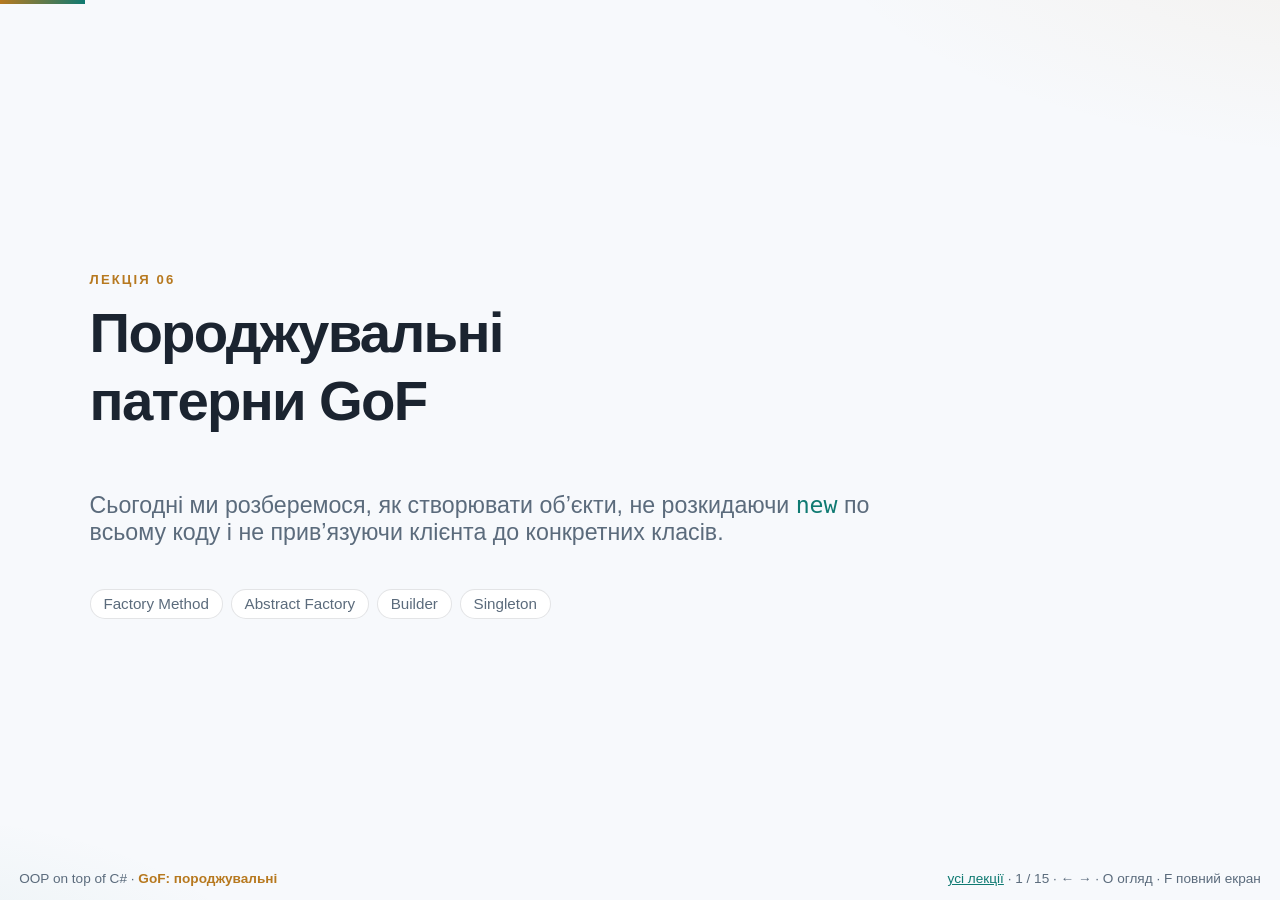
<file: course/presentations/06-gof-creational.html>
<!DOCTYPE html>
<html lang="uk">
<head>
  <meta charset="utf-8">
  <meta name="viewport" content="width=device-width, initial-scale=1">
  <title>06. GoF: породжувальні — OOP on top of C#</title>
  <link rel="stylesheet" href="shared/deck.css">
  <link rel="stylesheet" href="shared/hljs-theme.css">
</head>
<body>
  <div class="progress"></div>
  <div class="deck">
    <section class="slide title"><p class="kicker">Лекція 06</p><h1>Породжувальні патерни GoF</h1><p class="lead">Сьогодні ми розберемося, як створювати об’єкти, не розкидаючи <code>new</code> по всьому коду і не прив’язуючи клієнта до конкретних класів.</p><div class="pills"><span class="pill">Factory Method</span><span class="pill">Abstract Factory</span><span class="pill">Builder</span><span class="pill">Singleton</span></div></section>
    <section class="slide "><h2>Що таке патерн</h2>
      <ul>
        <li>Алгоритм каже точно, що робити: зробіть так — отримаєте ось це.</li>
        <li>Патерн лише називає типову проблему і спосіб її розв’язати. Код щоразу пишете свій, ідея лишається та сама.</li>
        <li>Автори GoF («банда чотирьох») поділили патерни на три сім’ї. Сьогодні — породжувальні, далі структурні й поведінкові.</li>
      </ul>
    </section>
    <section class="slide "><h2>Три сім’ї патернів</h2>
      <div class="cols-3">
        <article class="card"><h3>Породжувальні</h3><p class="small">Вони відповідають за те, хто і як створює об’єкт. Завдяки їм клієнтський код не пише <code>new Concrete</code>.</p></article>
        <article class="card"><h3>Структурні</h3><p class="small">Вони показують, як скласти класи разом: через обгортку, фасад або дерево. Ми розглянемо їх на лекції 07.</p></article>
        <article class="card"><h3>Поведінкові</h3><p class="small">Вони описують алгоритми та способи ефективної комунікації між об'єктами. Завдяки їм можна гнучко розподіляти обов'язки та керувати складними потоками виконання. Цю тему ми детально розберемо на лекції 08.</p></article>
      </div>
    </section>
    <section class="slide "><h2>Три «фабрики»: не плутайте їх між собою</h2>
      <div class="cols-3">
        <article class="card"><h3>Проста фабрика</h3><p class="small">Звичайний метод зі <code>switch</code>. Це не патерн GoF, а просто спосіб заховати виклик <code>new</code>.</p></article>
        <article class="card"><h3>Фабричний метод</h3><p class="small">Патерн GoF, у якому виклик <code>new</code> відбувається в перевизначуваному методі класу-нащадка.</p></article>
        <article class="card"><h3>Абстрактна фабрика</h3><p class="small">Патерн GoF, де фабрика створює цілу сім’ю сумісних продуктів (наприклад, кнопку та вікно однієї теми).</p></article>
      </div>
    </section>
    <section class="slide "><h2>Проста фабрика <span style="color: var(--muted); font-weight: normal; font-size: 0.8em;">(Simple Factory)</span></h2>
      <p class="lead">Тут клієнт просто каже «дай email» і не знає конкретного класу. Але якщо ви додасте новий канал, вам доведеться правити цей метод — згадайте проблему зі <code>switch</code> у принципі OCP.</p>
      <div class="grid">
        <div>
          <pre><code>static class NotifierFactory {
  public static INotifier Create(string channel) =&gt; channel switch {
    "email" =&gt; new EmailNotifier(),
    "sms"   =&gt; new SmsNotifier(),
    _ =&gt; throw new ArgumentOutOfRangeException()
  };
}</code></pre>
        </div>
        <div>
          <ul class="small">
            <li class="good"><strong>Використовуйте, коли:</strong> логіка створення об'єктів проста, ізольована і дуже рідко змінюється.</li>
            <li class="bad"><strong>Уникайте, коли:</strong> система постійно розширюється новими типами продуктів. У такому випадку щоразу доведеться відкривати цей клас і дописувати нові гілки у <code>switch</code>, що грубо порушує принцип OCP (Open-Closed Principle). Це робить клас крихким і ускладнює підтримку. <strong>Альтернатива:</strong> Фабричний метод (якщо створення складне) або реєстрація в DI-контейнері, який сам підбере потрібну реалізацію.</li>
          </ul>
        </div>
      </div>
    </section>
    <section class="slide "><h2>Фабричний метод <span style="color: var(--muted); font-weight: normal; font-size: 0.8em;">(Factory Method)</span></h2>
      <p class="lead">У цьому патерні базовий клас описує загальний сценарій, а вже його нащадок вирішує, <em>який саме</em> продукт потрібно створити.</p>
      <div class="grid">
        <div>
          <pre><code>abstract class Dialog {
  public abstract IButton CreateButton();
  public void Render() =&gt; CreateButton().Draw();
}
class WinDialog : Dialog {
  public override IButton CreateButton() =&gt; new WinButton();
}</code></pre>
        </div>
        <div>
          <ul class="small">
            <li class="good"><strong>Використовуйте, коли:</strong> клас не знає заздалегідь, які конкретно об'єкти йому знадобляться, і делегує це нащадкам.</li>
            <li class="bad"><strong>Уникайте, коли:</strong> базовий клас фабрики не містить ніякої іншої бізнес-логіки, окрім самого методу <code>Create()</code>. У такому разі для кожного нового продукту (наприклад, <code>PdfReport</code>) вам доведеться створювати окремий клас-фабрику (<code>PdfReportFactory</code>), яка просто робить <code>new</code>. Це створює "паралельні ієрархії" та засмічує проєкт десятками порожніх класів. <strong>Альтернатива:</strong> Проста фабрика (для тривіального створення) або DI-контейнер.</li>
          </ul>
        </div>
      </div>
      <p class="note">У .NET ви часто зустрінете схожі підходи: <code>LoggerFactory</code>, <code>DbProviderFactory</code>.</p>
    </section>
    <section class="slide "><h2>Коли вистачить простої фабрики</h2>
      <p class="lead">Якщо треба лише обрати клас — один <code>switch</code> дешевший за ієрархію порожніх фабрик.</p>
      <pre><code>static class ReportFactory {
  public static IReport Create(string type) =&gt; type switch {
    "pdf"   =&gt; new PdfReport(),
    "excel" =&gt; new ExcelReport(),
    "html"  =&gt; new HtmlReport(),
    _ =&gt; throw new ArgumentOutOfRangeException()
  };
}</code></pre>
      <p class="note">Так, новий формат змусить правити цей метод — це б’є OCP. Але один <code>switch</code> тримати легше, ніж десяток класів, у яких лише <code>Create()</code>.</p>
    </section>
    <section class="slide "><h2>Або взагалі DI</h2>
      <p class="lead">Якщо мета — щоб клієнт залежав від <code>IReport</code>, а не від <code>new PdfReport()</code>, контейнер уже вміє бути фабрикою. Це лекція 05.</p>
      <pre><code>services.AddTransient&lt;IReport, PdfReport&gt;();
services.AddTransient&lt;ReportMailer&gt;();

class ReportMailer {
  private readonly IReport _report;
  public ReportMailer(IReport report) =&gt; _report = report;
  public void Send() =&gt; _report.Save();
}</code></pre>
      <p class="note">Окремий <code>ReportFactory</code> тоді не пишете. Клієнт отримує залежність у конструкторі.</p>
    </section>
    <section class="slide "><h2>Коли фабричний метод справді потрібен</h2>
      <p class="lead">Лише якщо базовий клас має сценарій, а <code>Create()</code> — маленький гачок у ньому. Часто поруч із шаблонним методом.</p>
      <pre><code>abstract class ReportExporter {
  public string Export() {
    var report = Create();
    report.Build();
    return report.Save();
  }
  protected abstract IReport Create();
}
class PdfExporter : ReportExporter {
  protected override IReport Create() =&gt; new PdfReport();
}</code></pre>
      <p class="note">Якщо в базовому класі лише <code>Create()</code> і більше нічого — ієрархію ви роздули даремно. Беріть просту фабрику або DI.</p>
    </section>
    <section class="slide "><h2>Абстрактна фабрика <span style="color: var(--muted); font-weight: normal; font-size: 0.8em;">(Abstract Factory)</span></h2>
      <div class="grid">
        <div>
          <img class="fig" src="../lectures/assets/06-gof-creational/Untitled.png" alt="abstract factory">
          <p class="small">Тут діє правило: одна фабрика створює одну сім’ю об’єктів.</p>
          <ul class="small">
            <li class="good"><strong>Коли:</strong> треба створювати сім'ї пов'язаних продуктів (Win-кнопка з Win-вікном).</li>
            <li class="bad"><strong>Уникайте, коли:</strong> ви знаєте, що склад вашої "сім'ї" продуктів буде розширюватись. Якщо до <code>IUiFactory</code> доведеться додати <code>CreateRadioButton()</code>, вам доведеться відкривати та змінювати абсолютно всі наявні конкретні фабрики (Win, Mac, Linux). Це класичний "ефект дробовика", який ламає OCP та може зламати публічні API. Патерн ідеальний лише тоді, коли склад сім'ї фіксований, а от нові стилі (теми) додаються часто. <strong>Альтернатива:</strong> Фабричний метод.</li>
          </ul>
        </div>
        <div><pre><code>interface IUiFactory {
  IButton CreateButton();
  ICheckbox CreateCheckbox();
}
class WinFactory : IUiFactory { /* Win* */ }
class MacFactory : IUiFactory { /* Mac* */ }

void Paint(IUiFactory ui) {
  ui.CreateButton().Draw();
  ui.CreateCheckbox().Draw();
}</code></pre></div>
      </div>
    </section>
    <section class="slide "><h2>Одинак <span style="color: var(--muted); font-weight: normal; font-size: 0.8em;">(Singleton)</span></h2>
      <div class="grid">
        <div>
          <ul class="small">
            <li>Гарантує, що існує лише один екземпляр класу, і надає глобальну точку доступу.</li>
            <li class="good"><strong>Використовуйте, коли:</strong> справді потрібен єдиний спільний ресурс (наприклад, пул з'єднань). У проєктах краще реєструйте через <code>AddSingleton</code>.</li>
            <li class="bad"><strong>Уникайте майже завжди.</strong> Класичний Одинак вважається антипатерном у сучасному світі. Він створює приховані глобальні залежності: клас просто викликає <code>AppCache.Instance</code> десь у глибині свого коду. Через це неможливо підмінити реалізацію моком під час юніт-тестування. Крім того, наївна реалізація часто страждає від проблем із багатопоточністю. <strong>Альтернатива:</strong> Впровадження залежностей (DI) — реєструйте об'єкт як <code>AddSingleton</code>.</li>
          </ul>
        </div>
        <div><pre><code>public sealed class AppCache {
  private static AppCache? instance;
  private AppCache() {}
  public static AppCache Instance {
    get {
      if (instance == null)
        instance = new AppCache();
      return instance;
    }
  }
}</code></pre></div>
      </div>
    </section>
    <section class="slide "><h2>Будівельник <span style="color: var(--muted); font-weight: normal; font-size: 0.8em;">(Builder)</span></h2>
      <div class="grid">
        <div>
          <img class="fig" src="../lectures/assets/06-gof-creational/Untitled 1.png" alt="builder">
          <ul class="small">
            <li>Це основа для fluent API: <code>WithX().WithY().Build()</code>.</li>
            <li class="good"><strong>Використовуйте, коли:</strong> об'єкт має багато опціональних параметрів або складний поетапний процес збірки.</li>
            <li class="bad"><strong>Уникайте, коли:</strong> об'єкт можна створити за допомогою простого конструктора з кількома параметрами. Створення окремого класу-будівельника, інтерфейсів до нього та класу-директора невиправдано ускладнює дизайн для простих задач. У C# часто достатньо використати <code>new Object { Prop = ... }</code> (Object Initializer) або параметри за замовчуванням. <strong>Альтернатива:</strong> Object Initializer або Фабричний метод.</li>
          </ul>
        </div>
        <div><pre><code>var sql = SqlBuilder.Select&lt;User&gt;()
  .OrderBy(_ =&gt; _.RegistrationDate)
  .Take(10)
  .Build();
// CommandText + параметри
// інший «будівельник» — під PostgreSQL чи MS SQL</code></pre></div>
      </div>
    </section>
    <section class="slide "><h2>Прототип <span style="color: var(--muted); font-weight: normal; font-size: 0.8em;">(Prototype)</span>: короткий огляд</h2>
      <p class="lead">Цей патерн дозволяє скопіювати вже зібраний об’єкт. У C# для цього існують <code>ICloneable</code> та <code>MemberwiseClone</code>.</p>
      <ul class="small">
        <li class="good"><strong>Коли:</strong> створення об'єкта "з нуля" дуже важке, дешевше скопіювати існуючий.</li>
        <li class="bad"><strong>Уникайте, коли:</strong> об'єкт містить багато вкладених об'єктів або складні кільцеві посилання. Стандартний <code>MemberwiseClone()</code> робить лише поверхневу копію (shallow copy), що призведе до несподіваного спільного доступу до вкладених даних між оригіналом і клоном. Написання ж надійної глибокої копії вручну часто перетворюється на нескінченну боротьбу з багами. <strong>Альтернатива:</strong> Фабричний метод для створення з нуля.</li>
      </ul>
      <p class="note">Деталі про поверхневе та глибоке копіювання ми розберемо на лекції 09.</p>
    </section>
    <section class="slide "><h2>Коли який патерн обирати</h2>
      <ul>
        <li>Треба лише обрати тип — проста фабрика або DI. Фабричний метод — лише коли базовий клас ще й веде сценарій (<code>Export</code>, <code>Render</code>).</li>
        <li>Якщо ви маєте кілька продуктів, які обов’язково мають підходити одне до одного, вам потрібна абстрактна фабрика.</li>
        <li>Якщо об’єкт має багато опцій і ви збираєте його покроково, використовуйте будівельник.</li>
        <li>Якщо вам справді потрібен лише один екземпляр на весь процес, реєструйте Singleton у контейнері, а не пишіть власний <code>Instance</code>.</li>
      </ul>
    </section>
    <section class="slide next-step"><p class="kicker">Після лекції</p><h2>Що далі</h2>
      <p class="lead">На лабораторній роботі ви реалізуєте <code>SqlBuilder</code> — напишете fluent-інтерфейс для вибірки й сортування даних під PostgreSQL та MS SQL.</p>
      <p class="note">На наступній лекції ми перейдемо до структурних патернів: ви дізнаєтеся про обгортки й фасади, які допомагають поєднувати класи, а не створювати їх.</p></section>
  </div>
  <div class="chrome">
    <span>OOP on top of C# · <b>GoF: породжувальні</b></span>
    <span style="pointer-events:auto"><a href="index.html">усі лекції</a> · <span data-counter></span> · ← → · O огляд · F повний екран</span>
  </div>
  <script src="shared/highlight.min.js"></script>
  <script src="shared/csharp.min.js"></script>
  <script src="shared/code-highlight.js"></script>
  <script src="shared/deck.js"></script>
</body>
</html>
</file>
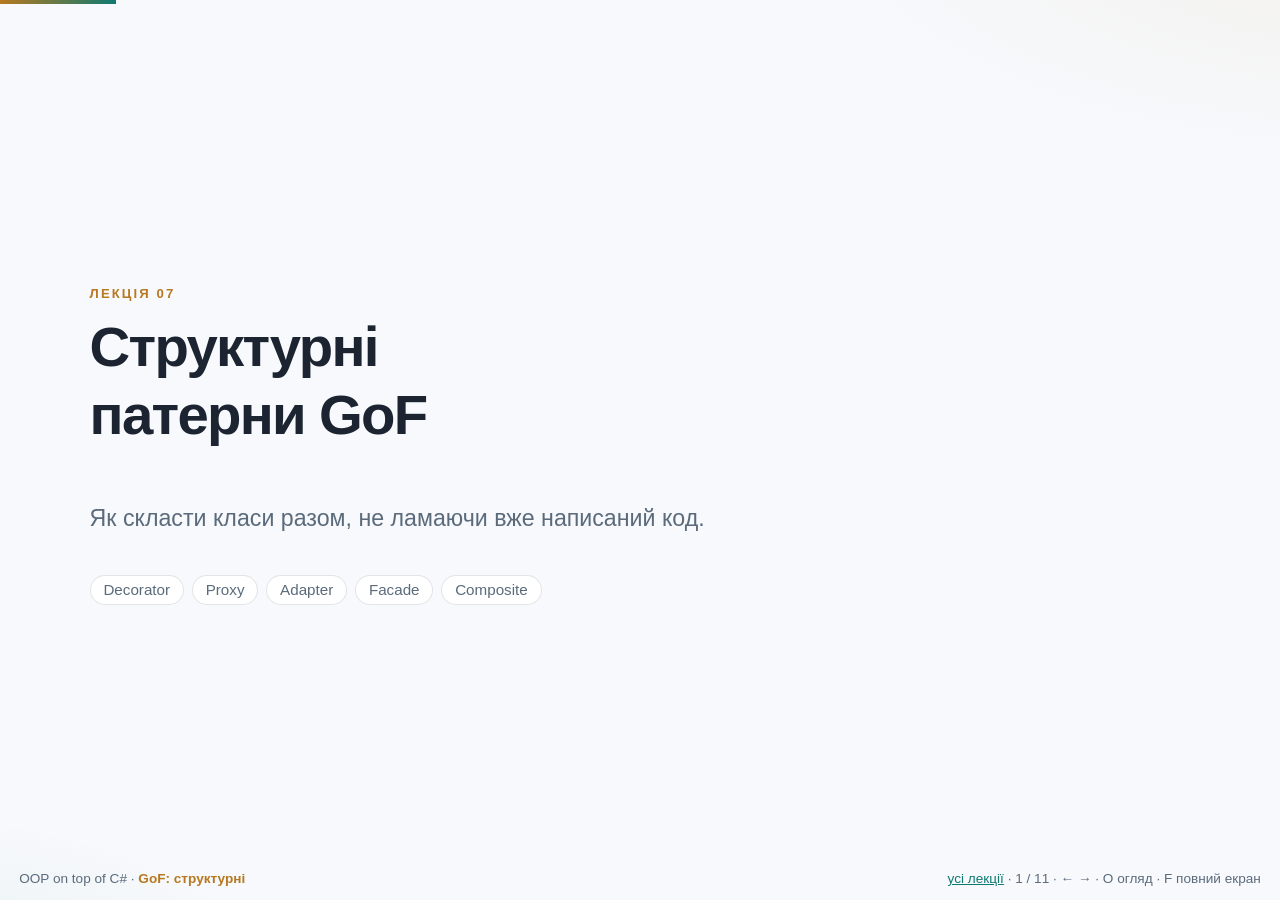
<file: course/presentations/07-gof-structural.html>
<!DOCTYPE html>
<html lang="uk">
<head>
  <meta charset="utf-8">
  <meta name="viewport" content="width=device-width, initial-scale=1">
  <title>07. GoF: структурні — OOP on top of C#</title>
  <link rel="stylesheet" href="shared/deck.css">
  <link rel="stylesheet" href="shared/hljs-theme.css">
</head>
<body>
  <div class="progress"></div>
  <div class="deck">
    <section class="slide title"><p class="kicker">Лекція 07</p><h1>Структурні патерни GoF</h1><p class="lead">Як скласти класи разом, не ламаючи вже написаний код.</p><div class="pills"><span class="pill">Decorator</span><span class="pill">Proxy</span><span class="pill">Adapter</span><span class="pill">Facade</span><span class="pill">Composite</span></div></section>
    <section class="slide "><h2>Робота зі створеними об'єктами</h2>
      <p class="lead">Якщо породжувальні патерни вирішували проблеми створення об'єктів, то структурні фокуються на їх компонуванні. Ми дізнаємося, як гнучко розширювати функціонал через обгортки, адаптувати несумісні інтерфейси та будувати складні ієрархії.</p>
    </section>
    <section class="slide "><h2>Декоратор <span style="color: var(--muted); font-weight: normal; font-size: 0.8em;">(Decorator)</span></h2>
      <p class="lead">Ми додаємо нову поведінку навколо того самого контракту, не чіпаючи оригінальний клас.</p>
      <div class="grid">
        <div>
          <img class="fig" src="../lectures/assets/07-gof-structural/image.png" alt="decorator">
        </div>
        <div>
          <ul class="small">
            <li>Клієнт викликає <code>IMessenger</code> і не здогадується, що перед ним обгортка.</li>
            <li class="good"><strong>Коли:</strong> треба динамічно додати логування, retry, кеш чи шифрування, нанизуючи їх один на одного.</li>
            <li class="bad"><strong>Уникайте, коли:</strong> порядок нанизування обгорток має критичне значення, оскільки клієнт може легко помилитися під час їх конструювання. Крім того, наявність десятків дрібних декораторів перетворює код ініціалізації на величезну і нечитабельну "матрьошку". Відлагоджувати такий код стає дуже важко. <strong>Альтернатива:</strong> Патерн Стратегія (якщо є чіткі точки розширення).</li>
          </ul>
        </div>
      </div>
    </section>
    <section class="slide "><h2>Декоратори над IMessenger</h2>
      <p class="lead">Ви самі вирішуєте, як зібрати ланцюжок: спочатку логування, а потім retry, або навпаки.</p>
      <div class="grid">
        <div><img class="fig" src="../lectures/assets/07-gof-structural/image 1.png" alt="decorators"></div>
        <div><pre><code>public interface IMessenger {
  void Send(Message message);
  Message Receive();
}
// LoggingMessenger(inner)
// RetryMessenger(inner)
IMessenger m = new RetryMessenger(
  new LoggingMessenger(real));</code></pre></div>
      </div>
    </section>
    <section class="slide "><h2>Проксі <span style="color: var(--muted); font-weight: normal; font-size: 0.8em;">(Proxy)</span></h2>
      <p class="lead">Це обгортка з тим самим контрактом, щоб контролювати доступ або ліниво створювати об’єкт.</p>
      <div class="grid">
        <div>
          <pre><code>class ImageProxy : IImage {
  private HeavyImage? _real;
  public void Draw() {
    _real ??= new HeavyImage(path);
    _real.Draw();
  }
}</code></pre>
        </div>
        <div>
          <ul class="small">
            <li class="good"><strong>Коли:</strong> потрібен лінивий доступ до важкого об'єкта, логування викликів, кешування або контроль прав доступу.</li>
            <li class="bad"><strong>Уникайте, коли:</strong> приховування реальності грає проти вас. Проксі має той самий інтерфейс, що й оригінал, тому клієнт очікує швидкого виконання. Якщо ваш проксі під капотом робить важкі мережеві запити, клієнт отримає непередбачуване зависання програми. Краще робити такі важкі операції явно. <strong>Альтернатива:</strong> Асинхронні методи, явний Фасад або пряме створення.</li>
          </ul>
        </div>
      </div>
      <p class="note">Decorator додає нову фічу, а Proxy вирішує, <em>чи</em> і <em>коли</em> пустити виклик далі.</p>
    </section>
    <section class="slide "><h2>Адаптер <span style="color: var(--muted); font-weight: normal; font-size: 0.8em;">(Adapter)</span></h2>
      <p class="lead">Коли чужий інтерфейс не підходить, ви пишете адаптер, який перекладає виклики на ваш контракт.</p>
      <div class="grid">
        <div>
          <pre><code>class LegacyLog { public void WriteLine(string x) {} }

class LoggerAdapter : ILogger {
  private readonly LegacyLog _old;
  public LoggerAdapter(LegacyLog old) =&gt; _old = old;
  public void Log(string msg) =&gt; _old.WriteLine(msg);
}</code></pre>
        </div>
        <div>
          <ul class="small">
            <li class="good"><strong>Коли:</strong> треба використати існуючий клас (наприклад, сторонню бібліотеку чи застарілий код), але його інтерфейс не збігається з вашим контрактом.</li>
            <li class="bad"><strong>Уникайте, коли:</strong> ви є власником обох інтерфейсів і маєте доступ до їхнього коду. Замість того, щоб будувати "милиці" у вигляді класів-адаптерів і плодити зайві абстракції, набагато ефективніше провести рефакторинг старого коду і звести все до єдиного стандарту. <strong>Альтернатива:</strong> Рефакторинг оригіналу.</li>
          </ul>
        </div>
      </div>
    </section>
    <section class="slide "><h2>Фасад <span style="color: var(--muted); font-weight: normal; font-size: 0.8em;">(Facade)</span></h2>
      <p class="lead">Коли підсистема занадто складна, ми даємо клієнту одні прості двері для взаємодії з нею.</p>
      <div class="grid">
        <div>
          <ul class="small">
            <li>Facade не додає нових фіч навколо одного об’єкта — він приховує від вас цілу групу класів (Product, Payment, Invoice).</li>
            <li class="good"><strong>Коли:</strong> потрібен простий та зрозумілий інтерфейс до складної підсистеми з багатьма класами.</li>
            <li class="bad"><strong>Уникайте, коли:</strong> Фасад бере на себе занадто багато відповідальності та починає керувати абсолютно всіма процесами. З часом він перетворюється на "божественний об'єкт" (God Object), який має сотні методів. Будь-яка зміна в програмі вимагатиме зміни цього Фасаду. <strong>Альтернатива:</strong> Розділити систему на кілька вужчих сервісів або використати Медіатор.</li>
          </ul>
        </div>
        <div><img class="fig" src="../lectures/assets/07-gof-structural/image 6.png" alt="facade"></div>
      </div>
    </section>
    <section class="slide "><h2>Компонувальник <span style="color: var(--muted); font-weight: normal; font-size: 0.8em;">(Composite)</span></h2>
      <p class="lead">Він дозволяє дати і листку, і групі об’єктів однаковий інтерфейс. Ви будуєте дерево (наприклад, група кіл).</p>
      <div class="grid">
        <div>
          <pre><code>interface IGraphic { void Draw(); }
class Circle : IGraphic { public void Draw() { } }
class Group : IGraphic {
  private readonly List&lt;IGraphic&gt; _items = new();
  public void Add(IGraphic g) =&gt; _items.Add(g);
  public void Draw() { 
    foreach (var g in _items) g.Draw(); 
  }
}</code></pre>
        </div>
        <div>
          <ul class="small">
            <li class="good"><strong>Коли:</strong> об'єкти мають деревоподібну структуру і клієнту зручно працювати з цілим деревом як з одним об'єктом.</li>
            <li class="bad"><strong>Уникайте, коли:</strong> відмінностей між "листком" і "групою" занадто багато. Щоб мати спільний інтерфейс, вам доведеться додати методи типу <code>AddChild()</code> у базовий контракт. Тоді звичайний листок (наприклад, коло) муситиме їх реалізовувати і кидати <code>NotSupportedException</code>, що грубо порушує принципи ISP та LSP. <strong>Альтернатива:</strong> Звичайні колекції <code>List&lt;T&gt;</code> без об'єднання загальним інтерфейсом.</li>
          </ul>
        </div>
      </div>
    </section>
    <section class="slide "><h2>Не плутайте обгортки</h2>
      <ul>
        <li><strong>Decorator</strong> — зберігає той самий контракт, але додає нову поведінку, наприклад, логування чи retry.</li>
        <li><strong>Proxy</strong> — також зберігає контракт, але контролює доступ до об’єкта або момент його створення.</li>
        <li><strong>Adapter</strong> — дозволяє вам зробити <em>інший</em>, чужий контракт своїм.</li>
        <li><strong>Facade</strong> — дозволяє нам сховати багато складних класів за одним простим.</li>
      </ul>
    </section>
    <section class="slide "><h2>Коли який</h2>
      <ul>
        <li>Якщо вам потрібно нанизати retry або лог на існуючий сервіс — беріть Decorator.</li>
        <li>Якщо ви не хочете вантажити важкий об’єкт, доки вас про це не попросять — використовуйте Proxy.</li>
        <li>Якщо перед вами стара бібліотека з чужим API — пишіть Adapter.</li>
        <li>Коли дія одна, а всередині десять класів — вам потрібен Facade.</li>
        <li>А якщо ви будуєте дерево з однотипних вузлів — це Composite.</li>
      </ul>
    </section>
    <section class="slide next-step"><p class="kicker">Після лекції</p><h2>Що далі</h2>
      <p class="lead">Наступна лекція — поведінкові патерни: як об’єкти взаємодіють між собою.</p>
      <p class="note">Окремої лабораторної на структурні патерни в нас немає. Знання про композицію, які ви отримали на третій лекції, ми тут просто застосовуємо на практиці.</p></section>
  </div>
  <div class="chrome">
    <span>OOP on top of C# · <b>GoF: структурні</b></span>
    <span style="pointer-events:auto"><a href="index.html">усі лекції</a> · <span data-counter></span> · ← → · O огляд · F повний екран</span>
  </div>
  <script src="shared/highlight.min.js"></script>
  <script src="shared/csharp.min.js"></script>
  <script src="shared/code-highlight.js"></script>
  <script src="shared/deck.js"></script>
</body>
</html>
</file>
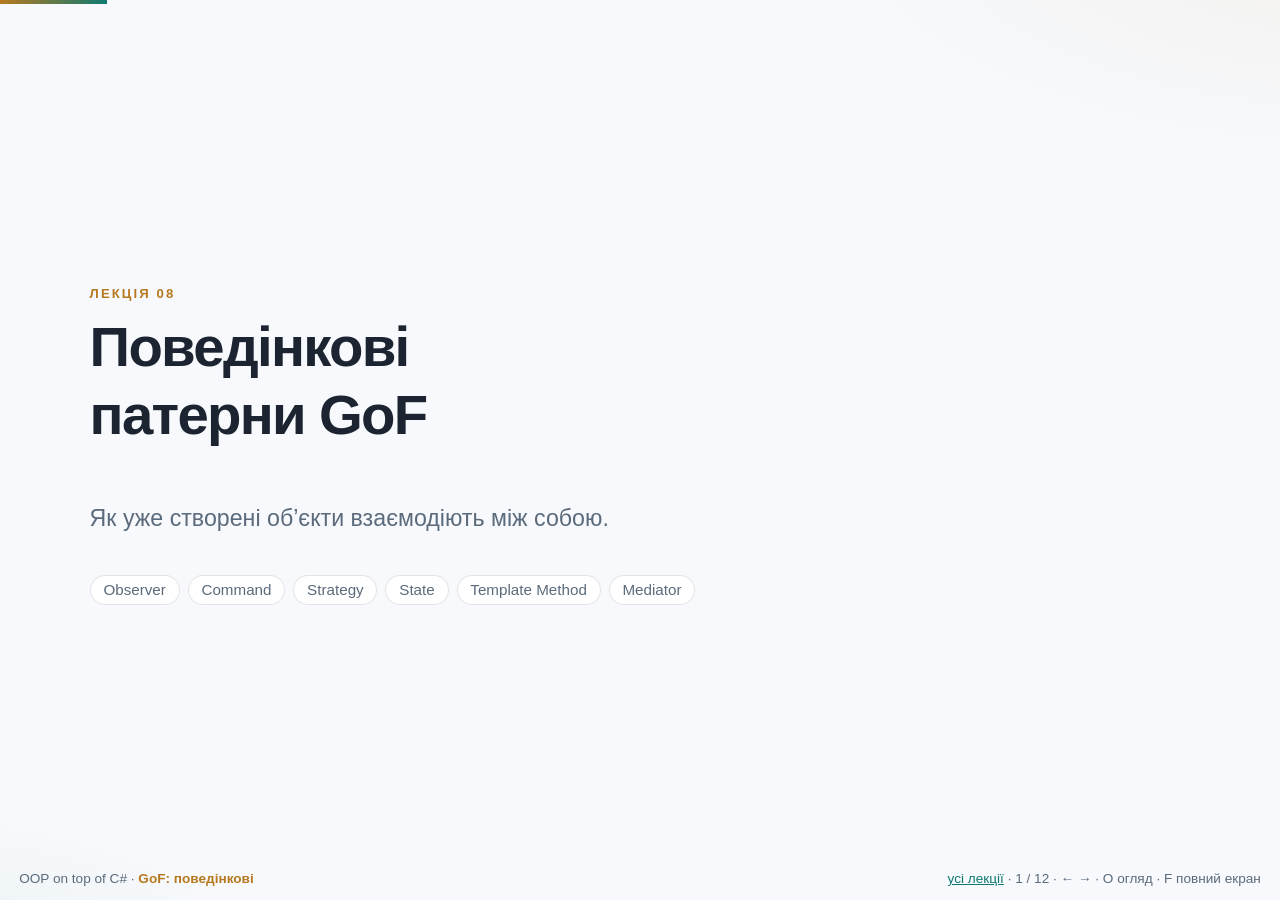
<file: course/presentations/08-gof-behavioral.html>
<!DOCTYPE html>
<html lang="uk">
<head>
  <meta charset="utf-8">
  <meta name="viewport" content="width=device-width, initial-scale=1">
  <title>08. GoF: поведінкові — OOP on top of C#</title>
  <link rel="stylesheet" href="shared/deck.css">
  <link rel="stylesheet" href="shared/hljs-theme.css">
</head>
<body>
  <div class="progress"></div>
  <div class="deck">
    <section class="slide title"><p class="kicker">Лекція 08</p><h1>Поведінкові патерни GoF</h1><p class="lead">Як уже створені об’єкти взаємодіють між собою.</p><div class="pills"><span class="pill">Observer</span><span class="pill">Command</span><span class="pill">Strategy</span><span class="pill">State</span><span class="pill">Template Method</span><span class="pill">Mediator</span></div></section>
    <section class="slide "><h2>Взаємодія, не збірка</h2>
      <p class="lead">Структурні патерни складали об’єкти. Тут вони вже є — тепер треба розподілити між ними обов’язки.</p>
    </section>
    <section class="slide "><h2>Спостерігач <span style="color: var(--muted); font-weight: normal; font-size: 0.8em;">(Observer)</span></h2>
      <div class="grid">
        <div>
          <img class="fig" src="../lectures/assets/08-gof-behavioral/Untitled.png" alt="observer">
          <ul class="small">
            <li class="good"><strong>Коли:</strong> зміна одного об'єкта вимагає оновлення інших, і ви не знаєте заздалегідь, скільки їх буде.</li>
            <li class="bad"><strong>Уникайте, коли:</strong> у вас є складна ланцюгова логіка підписок, що може призвести до нескінченних циклів. Також класичний Спостерігач часто спричиняє витоки пам'яті (memory leaks): суб'єкт міцно тримає посилання на підписника, і якщо ви забудете відписатися, Garbage Collector не зможе видалити його з пам'яті. <strong>Альтернатива:</strong> Медіатор або брокери повідомлень (Message Queues).</li>
          </ul>
        </div>
        <div><pre><code>interface IObserver {
  void Update(Product product);
}
interface ISubject {
  void Register(IObserver o);
  void Remove(IObserver o);
  void Notify(Product p);
}</code></pre></div>
      </div>
    </section>
    <section class="slide "><h2>Спостерігач у житті й у .NET</h2>
      <ul>
        <li>Уявіть чат: зайшов користувач — треба розіслати нотифікації. Звісно, підписку можна зняти.</li>
        <li>У самій мові C# це <code>event</code>. У бібліотеці — <code>IObservable&lt;T&gt;</code>. Ми детальніше розберемо BCL на лекції 09.</li>
        <li>Зверніть увагу, що суб’єкт не знає конкретних класів спостерігачів — він бачить лише інтерфейс.</li>
      </ul>
    </section>
    <section class="slide "><h2>Команда <span style="color: var(--muted); font-weight: normal; font-size: 0.8em;">(Command)</span></h2>
      <p class="lead">Запит стає окремим об’єктом. Ви можете поставити його в чергу, скасувати або записати в лог.</p>
      <div class="grid">
        <div>
          <pre><code>interface ICommand { void Execute(); void Undo(); }
class LightOn : ICommand {
  private readonly Light _light;
  public LightOn(Light light) =&gt; _light = light;
  public void Execute() =&gt; _light.On();
  public void Undo() =&gt; _light.Off();
}</code></pre>
        </div>
        <div>
          <ul class="small">
            <li class="good"><strong>Коли:</strong> потрібна історія операцій, скасування (Undo/Redo) або відкладене виконання.</li>
            <li class="bad"><strong>Уникайте, коли:</strong> ваша програма виконує прості лінійні операції. Перетворення кожної простої дії на окремий клас-команду змусить вас написати гори зайвого коду, що зробить архітектуру надмірно перевантаженою. У сучасному C# для багатьох задач достатньо передати звичайний делегат (<code>Action</code> або <code>Func</code>). <strong>Альтернатива:</strong> Прямі виклики методів або лямбда-вирази.</li>
          </ul>
        </div>
      </div>
      <p class="note">Згадайте MediatR: там є <code>IRequest</code> та <code>IRequestHandler</code>.</p>
    </section>
    <section class="slide "><h2>Стратегія <span style="color: var(--muted); font-weight: normal; font-size: 0.8em;">(Strategy)</span></h2>
      <div class="grid">
        <div>
          <p>Контекст просто делегує роботу одному з алгоритмів за спільним інтерфейсом.</p>
          <ul class="small">
            <li class="good"><strong>Коли:</strong> є кілька варіантів одного алгоритму (сортування, знижки) і їх треба перемикати під час виконання.</li>
            <li class="bad"><strong>Уникайте, коли:</strong> алгоритмів небагато і вони рідко змінюються. Виділення їх в окремі класи лише ускладнить читабельність коду. Крім того, клієнтський код мусить чітко знати, чим одна стратегія відрізняється від іншої, щоб обрати правильну, що розмазує бізнес-логіку по системі. <strong>Альтернатива:</strong> Звичайні <code>if/switch</code> або патерн Стан (якщо перемикання автоматичне).</li>
          </ul>
        </div>
        <div><img class="fig" src="../lectures/assets/08-gof-behavioral/Untitled 4.png" alt="strategy"></div>
      </div>
    </section>
    <section class="slide "><h2>Стан <span style="color: var(--muted); font-weight: normal; font-size: 0.8em;">(State)</span></h2>
      <p class="lead">Схоже на стратегію, але тут стан <em>сам</em> вирішує, який крок буде наступним.</p>
      <div class="grid">
        <div>
          <pre><code>class Order {
  private IOrderState _state = new Draft();
  public void Pay() =&gt; _state.Pay(this);
  internal void Become(IOrderState next) 
    =&gt; _state = next;
}</code></pre>
        </div>
        <div>
          <ul class="small">
            <li class="good"><strong>Коли:</strong> поведінка об'єкта повністю змінюється залежно від його внутрішнього стану (кінцевий автомат).</li>
            <li class="bad"><strong>Уникайте, коли:</strong> станів всього 2-3 і правила переходу між ними тривіальні. Використання патерну змусить вас створити купу нових класів, які розпорошать логіку кінцевого автомата. Вам доведеться стрибати по різних файлах, щоб зрозуміти, як об'єкт переходить зі стану в стан. <strong>Альтернатива:</strong> Простий <code>switch</code> або патерн Стратегія.</li>
          </ul>
        </div>
      </div>
      <p class="note">Порівняйте: стратегія каже «покладіть мені алгоритм», а стан каже «я вже Paid, тому Pay більше не діє».</p>
    </section>
    <section class="slide "><h2>Шаблонний метод <span style="color: var(--muted); font-weight: normal; font-size: 0.8em;">(Template Method)</span></h2>
      <p class="lead">Ви тримаєте каркас алгоритму в базовому класі. А самі кроки робите <code>abstract</code> або <code>virtual</code> у нащадках.</p>
      <div class="grid">
        <div>
          <pre><code>abstract class DataImporter {
  public void Run() {
    Open(); Read(); Parse(); Close();
  }
  protected abstract void Read();
  protected virtual void Parse() { /* ... */ }
}</code></pre>
        </div>
        <div>
          <ul class="small">
            <li class="good"><strong>Коли:</strong> є сталий алгоритм, але реалізація окремих його кроків має відрізнятися в нащадках.</li>
            <li class="bad"><strong>Уникайте, коли:</strong> ви хочете зберегти гнучкість архітектури. Шаблонний метод базується на наслідуванні, що є найсильнішим типом зв'язності в ООП. Якщо базовий клас розростеться, змінити його без поломки всіх нащадків стане практично неможливо. <strong>Альтернатива:</strong> Патерн Стратегія (використовує гнучку композицію замість наслідування).</li>
          </ul>
        </div>
      </div>
    </section>
    <section class="slide "><h2>Ланцюжок обов’язків <span style="color: var(--muted); font-weight: normal; font-size: 0.8em;">(Chain of Responsibility)</span></h2>
      <p class="lead">Ваш запит іде по руках. Хтось його обробив — або передав далі. Ланка може <em>зупинити</em> ланцюг.</p>
      <div class="grid">
        <div>
          <pre><code>abstract class Handler {
  protected Handler? Next;
  public Handler SetNext(Handler n) { 
    Next = n; return n; 
  }
  public virtual void Handle(string r) 
    =&gt; Next?.Handle(r);
}</code></pre>
        </div>
        <div>
          <ul class="small">
            <li class="good"><strong>Коли:</strong> запит можуть обробити різні об'єкти, і обробник не визначений заздалегідь.</li>
            <li class="bad"><strong>Уникайте, коли:</strong> вам гарантовано треба виконати всі кроки обробки, або коли відсутність обробника є критичною помилкою. У класичному ланцюжку запит може дійти до самого кінця і просто загубитися. Крім того, дуже складно відлагодити скрізний стек викликів і зрозуміти, яка саме ланка зупинила процес. <strong>Альтернатива:</strong> Декоратор (якщо треба виконати <em>всі</em> кроки) або простий цикл (Pipeline).</li>
          </ul>
        </div>
      </div>
    </section>
    <section class="slide "><h2>Посередник <span style="color: var(--muted); font-weight: normal; font-size: 0.8em;">(Mediator)</span></h2>
      <p class="lead">Об’єкти не знають одне про одного безпосередньо. Усі їхні розмови йдуть через посередника.</p>
      <ul class="small">
        <li class="good"><strong>Коли:</strong> компоненти системи занадто сильно пов'язані між собою (спагетті-код), що ускладнює їх тестування та повторне використання.</li>
        <li class="bad"><strong>Уникайте, коли:</strong> бізнес-логіка починає повністю перетікати всередину медіатора (додаються перевірки, умови). Сам посередник дуже швидко ризикує перетворитися на непідтримуваний "божественний об'єкт" (God Object), що контролює всю систему і є єдиною точкою відмови. <strong>Альтернатива:</strong> Патерн Спостерігач (Observer).</li>
      </ul>
      <p class="note">Наприклад, кнопка не смикає список напряму, а каже медіатору: "мене натиснули". Медіатор вирішує, що з цим робити.</p>
    </section>
    <section class="slide "><h2>Коли який</h2>
      <ul>
        <li>Якщо у вас багато слухачів однієї події — обирайте Observer.</li>
        <li>Коли запит стає окремою річчю (для undo чи черги) — це Command.</li>
        <li>Якщо клієнт обирає алгоритм — це Strategy. А коли об’єкт сам змінює свій режим — це State.</li>
        <li>Маєте спільні кроки, але різні деталі — використовуйте Template Method.</li>
        <li>Потрібен фільтр чи обробка по черзі з можливістю зупинки — беріть Chain of Responsibility.</li>
        <li>Для зв’язку багато-до-багатьох без зайвої павутини — вам допоможе Mediator.</li>
      </ul>
    </section>
    <section class="slide next-step"><p class="kicker">Після лекції</p><h2>Що далі</h2>
      <p class="lead">На лабораторній ви напишете спрощений медіатор, схожий на MediatR. Ваші обробники будуть transient, і ви напишете власні тести для маршрутизації.</p>
      <p class="note">Тему Iterator та <code>event</code> у BCL ми розглянемо на лекції 09. Якщо хочете, можете підготувати доповідь про патерни поза курсом — наприклад, Visitor, Memento чи Bridge.</p></section>
  </div>
  <div class="chrome">
    <span>OOP on top of C# · <b>GoF: поведінкові</b></span>
    <span style="pointer-events:auto"><a href="index.html">усі лекції</a> · <span data-counter></span> · ← → · O огляд · F повний екран</span>
  </div>
  <script src="shared/highlight.min.js"></script>
  <script src="shared/csharp.min.js"></script>
  <script src="shared/code-highlight.js"></script>
  <script src="shared/deck.js"></script>
</body>
</html>
</file>
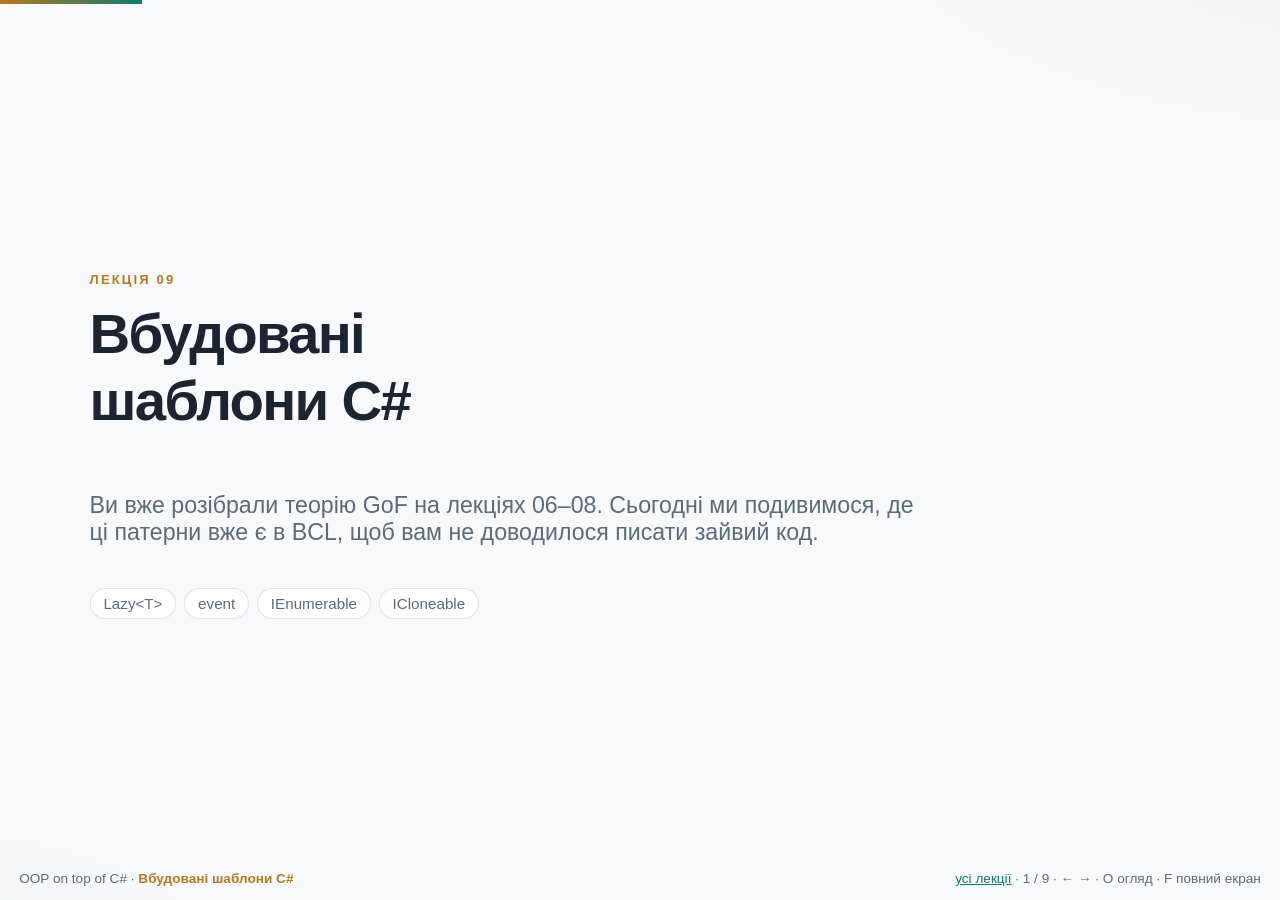
<file: course/presentations/09-builtin-csharp-patterns.html>
<!DOCTYPE html>
<html lang="uk">
<head>
  <meta charset="utf-8">
  <meta name="viewport" content="width=device-width, initial-scale=1">
  <title>09. Вбудовані шаблони C# — OOP on top of C#</title>
  <link rel="stylesheet" href="shared/deck.css">
  <link rel="stylesheet" href="shared/hljs-theme.css">
</head>
<body>
  <div class="progress"></div>
  <div class="deck">
    <section class="slide title"><p class="kicker">Лекція 09</p><h1>Вбудовані шаблони C#</h1><p class="lead">Ви вже розібрали теорію GoF на лекціях 06–08. Сьогодні ми подивимося, де ці патерни вже є в BCL, щоб вам не доводилося писати зайвий код.</p><div class="pills"><span class="pill">Lazy&lt;T&gt;</span><span class="pill">event</span><span class="pill">IEnumerable</span><span class="pill">ICloneable</span></div></section>
    <section class="slide "><h2>Що вже є в BCL</h2>
      <p class="lead">Ви вже користуєтесь цими патернами, можливо, не знаючи їхніх назв.</p>
      <div class="cols-3">
        <article class="card"><h3>Singleton</h3><p class="small">Замість самописних блокувань використовуйте <code>Lazy&lt;T&gt;</code> — це готове потокобезпечне відкладене створення об’єктів.</p></article>
        <article class="card"><h3>Observer</h3><p class="small">Звичайний <code>event</code> — це і є класичний спостерігач. Один об’єкт публікує події, а інші на них підписуються.</p></article>
        <article class="card"><h3>Builder</h3><p class="small">Наприклад, <code>StringBuilder</code> або fluent-налаштування HTTP-клієнта збирають результат крок за кроком.</p></article>
      </div>
    </section>
    <section class="slide "><h2>Ще три впізнавані шаблони</h2>
      <div class="cols-3">
        <article class="card"><h3>Prototype</h3><p class="small">Інтерфейс <code>ICloneable</code> та метод <code>MemberwiseClone</code> дозволяють клонувати об’єкт. Пам’ятайте, що це поверхнева копія, тому посилання на вкладені об’єкти лишаються спільними.</p></article>
        <article class="card"><h3>Iterator</h3><p class="small">Коли ви пишете цикл <code>foreach</code>, повертаєте <code>IEnumerable</code> або використовуєте <code>yield</code>, ви вже працюєте з ітератором.</p></article>
        <article class="card"><h3>Factory</h3><p class="small">Метод <code>Activator.CreateInstance</code> створює об’єкт за вказаним типом. Це звичайна фабрика, а не якийсь новий патерн.</p></article>
      </div>
    </section>
    <section class="slide "><h2>Lazy&lt;T&gt; як одинак <span style="color: var(--muted); font-weight: normal; font-size: 0.8em;">(Singleton)</span></h2>
      <p class="lead">Ось як тепер виглядає Singleton. Вам більше не потрібні самописні конструкції з <code>lock</code>, адже всю роботу бере на себе фреймворк.</p>
      <pre><code>public sealed class AppConfig {
  private static readonly Lazy&lt;AppConfig&gt; _lazy =
    new(() =&gt; new AppConfig());
  public static AppConfig Instance =&gt; _lazy.Value;
  private AppConfig() { /* конфіг лише раз */ }
}</code></pre>
    </section>
    <section class="slide "><h2>event — спостерігач <span style="color: var(--muted); font-weight: normal; font-size: 0.8em;">(Observer)</span> у мові</h2>
      <p class="lead">На лекції 08 ви власноруч тримали список спостерігачів. У C# для цього є подія: ви можете легко підписатися на неї та відписатися.</p>
      <pre><code>class Shop {
  public event Action&lt;string&gt;? ProductArrived;
  public void Restock(string name) =&gt; ProductArrived?.Invoke(name);
}
shop.ProductArrived += msg =&gt; Console.WriteLine(msg);</code></pre>
      <p class="note">Інтерфейс <code>IObservable&lt;T&gt;</code> реалізує той самий задум у стандартній бібліотеці. Зауважте, що окремий пакет Rx для нашого курсу вам не знадобиться.</p>
    </section>
    <section class="slide "><h2>Прототип <span style="color: var(--muted); font-weight: normal; font-size: 0.8em;">(Prototype)</span> і дві копії</h2>
      <p class="lead">Якщо вам потрібна копія об’єкта, просто реалізуйте <code>ICloneable</code>. Але завжди пам’ятайте, що поверхнева копія ділиться вкладеними об’єктами з оригіналом.</p>
      <div class="grid">
        <div><img class="fig" src="../lectures/assets/09-builtin-csharp-patterns/Untitled 1.png" alt="prototype"></div>
        <div><pre><code>class Car : ICloneable {
  public Engine Engine { get; set; }
  public object Clone() =&gt; new Car { Engine = Engine };
}
// зміна clone.Engine змінить і оригінал
// глибоку копію пишете самі</code></pre></div>
      </div>
    </section>
    <section class="slide "><h2>Ітератор <span style="color: var(--muted); font-weight: normal; font-size: 0.8em;">(Iterator)</span>: foreach і yield</h2>
      <p class="lead">Колекція віддає лише «наступний елемент», приховуючи внутрішню структуру.</p>
      <div class="grid">
        <div>
          <pre><code>static IEnumerable&lt;int&gt; Odds(int max) {
  for (var i = 1; i &lt;= max; i += 2)
    yield return i;
}
foreach (var n in Odds(7)) 
  Console.WriteLine(n);</code></pre>
        </div>
        <div>
          <ul class="small">
            <li class="good"><strong>Коли:</strong> треба перебрати елементи складної структури (дерево, граф, масив), не розкриваючи її внутрішню будову клієнту.</li>
            <li class="bad"><strong>Уникайте, коли:</strong> критично важлива максимальна продуктивність при роботі з простими масивами. Ітератор створює додатковий об'єкт стану в пам'яті, що вимагає роботи Garbage Collector-а. Якщо ви ітеруєте мільйони елементів у гарячому циклі, накладні витрати на абстракцію можуть стати помітними. <strong>Альтернатива:</strong> Прямий цикл <code>for</code> з індексом.</li>
          </ul>
        </div>
      </div>
    </section>
    <section class="slide "><h2>Питання для самоперевірки</h2>
      <p class="lead">Чи можете ви пояснити своїми словами ті концепції, які ми вже розглянули в курсі?</p>
      <ul>
        <li>Стовпи ООП, різницю між virtual, override та overload, навіщо потрібен <code>sealed</code>, а також як працюють upcast і downcast.</li>
        <li>Що таке boxing та constraints, які ми вивчали на лекції 02. Будь ласка, не плутайте їх з <code>implicit operator</code>.</li>
        <li>Принципи SOLID своїми словами та розуміння того, навіщо нам потрібен IoC.</li>
      </ul>
      <p class="note">Повний список питань для підготовки до інтерв’ю ви знайдете в лабораторній 15 загального плану. Теми covariance та reflection також входять до цього списку, тому окремою лекцією ми їх не виносимо.</p>
    </section>
    <section class="slide next-step"><p class="kicker">Після лекції</p><h2>Що далі</h2>
      <p class="lead">На наступній лекції ми розберемо сучасні синтаксичні можливості C#, пов'язані з ООП.</p>
    </section>
  </div>
  <div class="chrome">
    <span>OOP on top of C# · <b>Вбудовані шаблони C#</b></span>
    <span style="pointer-events:auto"><a href="index.html">усі лекції</a> · <span data-counter></span> · ← → · O огляд · F повний екран</span>
  </div>
  <script src="shared/highlight.min.js"></script>
  <script src="shared/csharp.min.js"></script>
  <script src="shared/code-highlight.js"></script>
  <script src="shared/deck.js"></script>
</body>
</html>
</file>
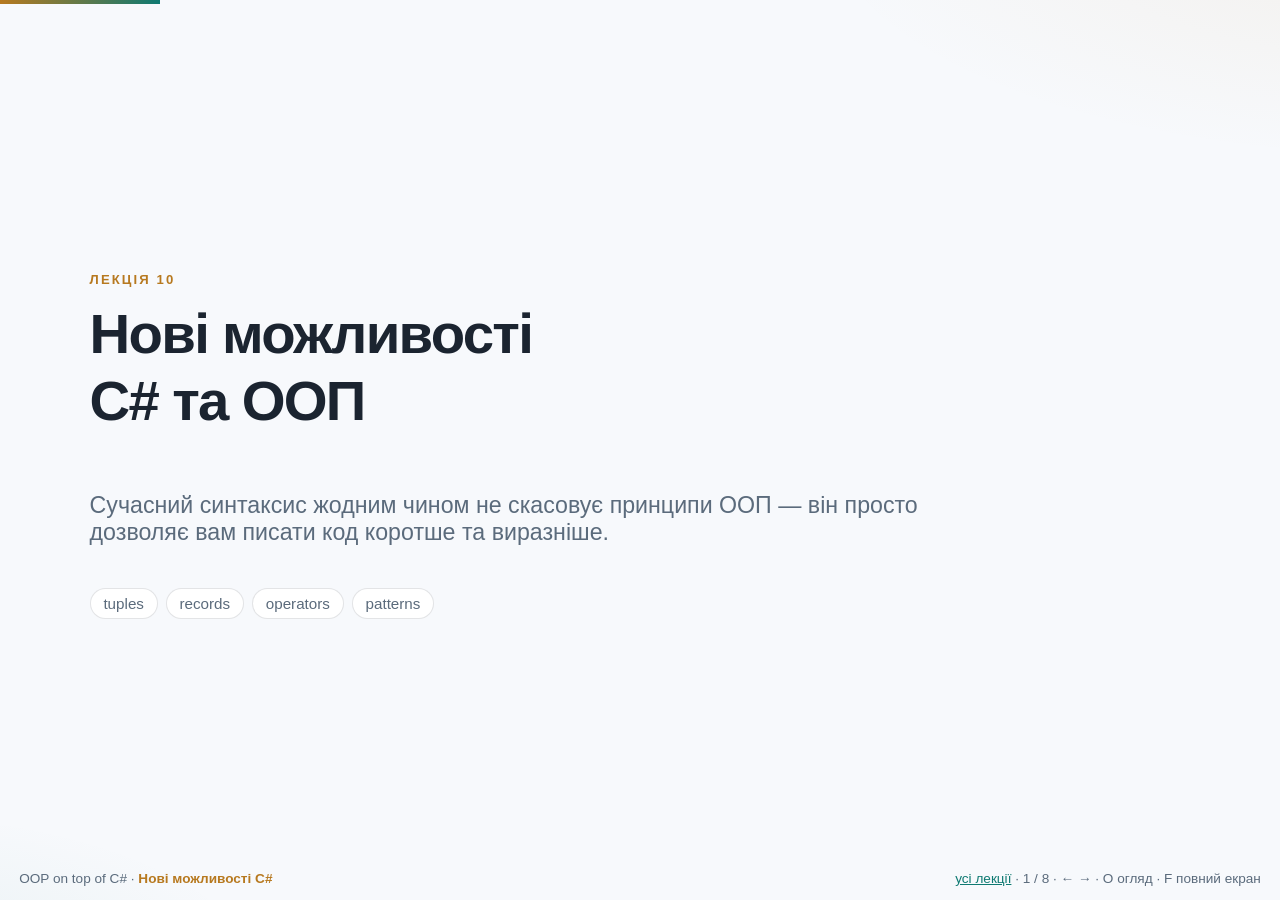
<file: course/presentations/10-new-csharp-features.html>
<!DOCTYPE html>
<html lang="uk">
<head>
  <meta charset="utf-8">
  <meta name="viewport" content="width=device-width, initial-scale=1">
  <title>10. Нові можливості C# — OOP on top of C#</title>
  <link rel="stylesheet" href="shared/deck.css">
  <link rel="stylesheet" href="shared/hljs-theme.css">
</head>
<body>
  <div class="progress"></div>
  <div class="deck">
    <section class="slide title"><p class="kicker">Лекція 10</p><h1>Нові можливості C# та ООП</h1><p class="lead">Сучасний синтаксис жодним чином не скасовує принципи ООП — він просто дозволяє вам писати код коротше та виразніше.</p><div class="pills"><span class="pill">tuples</span><span class="pill">records</span><span class="pill">operators</span><span class="pill">patterns</span></div></section>
    <section class="slide "><h2>Навіщо нам ця лекція</h2><p class="lead">Ми навчимося писати менше шаблонного коду.</p><ul>
      <li>Сучасний C# дозволяє вам описувати моделі набагато лаконічніше.</li>
      <li>Наша головна мета — перестати плодити зайві DTO і не ламати інкапсуляцію лише заради зручності.</li>
      <li>Ми з вами вже розібрали базове ООП, generics та default methods. Сьогодні ми подивимося на зручний синтаксис, який побудований навколо них.</li>
    </ul></section>
    <section class="slide "><h2>Кортежі замість одноразових DTO</h2><p class="lead">Вам потрібно повернути одразу два значення з методу? Будь ласка, не створюйте для цього окремий клас, а просто візьміть кортеж (tuple).</p><pre><code>(string name, decimal price) Offer(string sku) =&gt; (sku, 19.99m);

var (name, price) = Offer(&quot;ABC&quot;);
var t = (Title: &quot;OOP&quot;, Hours: 16);
Console.WriteLine($&quot;{t.Title}: {t.Hours} год&quot;);</code></pre></section>
    <section class="slide "><h2>implicit / explicit operator</h2>
      <p class="lead">Ви можете навчити ваші власні типи перетворюватися один в одного.</p>
      <p class="note">Зверніть увагу: це зовсім не boxing. Механізм boxing ми вивчали на лекції 02 (це коли value type пакується в <code>object</code>). Тут ви самостійно задаєте чітке правило перетворення між своїми типами.</p>
      <pre><code>public readonly struct Meters {
  public double Value { get; }
  public Meters(double value) =&gt; Value = value;
  public static implicit operator Meters(double v) =&gt; new(v);
  public static explicit operator double(Meters m) =&gt; m.Value;
}
Meters m = 1.5;          // implicit: компілятор робить це сам
double raw = (double)m;  // explicit: ми явно просимо перетворення</code></pre></section>
    <section class="slide "><h2>record і value-based equality</h2><p class="lead">Типи record ідеально підходять для зберігання даних. Вони автоматично порівнюються саме за значеннями своїх полів, а не за посиланнями в пам’яті.</p><pre><code>public record Person(string Name, int Age);
public record struct Point(int X, int Y);

var a = new Person(&quot;Ann&quot;, 20);
var b = a with { Age = 21 }; // створюємо незмінну копію з новою властивістю
Console.WriteLine(a == new Person(&quot;Ann&quot;, 20)); // True, бо дані однакові</code></pre></section>
    <section class="slide "><h2>Pattern matching поруч із поліморфізмом</h2>
      <p class="lead">Pattern matching — чудовий інструмент для обробки даних. Проте пам'ятайте: якщо ви плануєте розширювати логіку в майбутньому, класична ієрархія класів залишається найкращим вибором.</p>
      <pre><code>string Label(IShape s) =&gt; s switch {
  Circle c =&gt; $&quot;circle r={c.Radius}&quot;,
  Square sq =&gt; $&quot;square {sq.Side}&quot;,
  _ =&gt; &quot;unknown&quot;
};</code></pre></section>
    <section class="slide "><h2>Default interface methods</h2>
      <p class="lead">Інтерфейси в C# можуть містити реалізацію методів за замовчуванням. Це розширює їхні можливості, дозволяючи додавати поведінку прямо в контракт.</p>
      <ul>
        <li><strong>Безпечне розширення API:</strong> додавання нових методів без поломки існуючих реалізацій.</li>
        <li><strong>Спільна логіка:</strong> базовий алгоритм безпосередньо в інтерфейсі без дублювання.</li>
      </ul>
      <p class="note"><strong>На відміну від абстрактних класів:</strong> інтерфейси не можуть містити полів (стану) та конструкторів, але один клас може реалізовувати одразу декілька інтерфейсів із дефолтними методами (множинне успадкування поведінки).</p>
      <pre><code>public interface ILogger {
  void Log(string message); // Звичайний метод

  // Метод за замовчуванням (Default interface method)
  void LogError(string error) =&gt; Log($&quot;[ERROR] {error}&quot;);
}</code></pre>
    </section>
    <section class="slide next-step"><p class="kicker">Після лекції</p><h2>Що далі</h2>
      <p class="lead">Наша наступна лекція буде присвячена колекціям: ви навчитеся обирати структуру даних за типом доступу, а не просто використовувати <code>List</code> за звичкою.</p>
    </section>
  </div>
  <div class="chrome">
    <span>OOP on top of C# · <b>Нові можливості C#</b></span>
    <span style="pointer-events:auto"><a href="index.html">усі лекції</a> · <span data-counter></span> · ← → · O огляд · F повний екран</span>
  </div>
  <script src="shared/highlight.min.js"></script>
  <script src="shared/csharp.min.js"></script>
  <script src="shared/code-highlight.js"></script>
  <script src="shared/deck.js"></script>
</body>
</html>
</file>
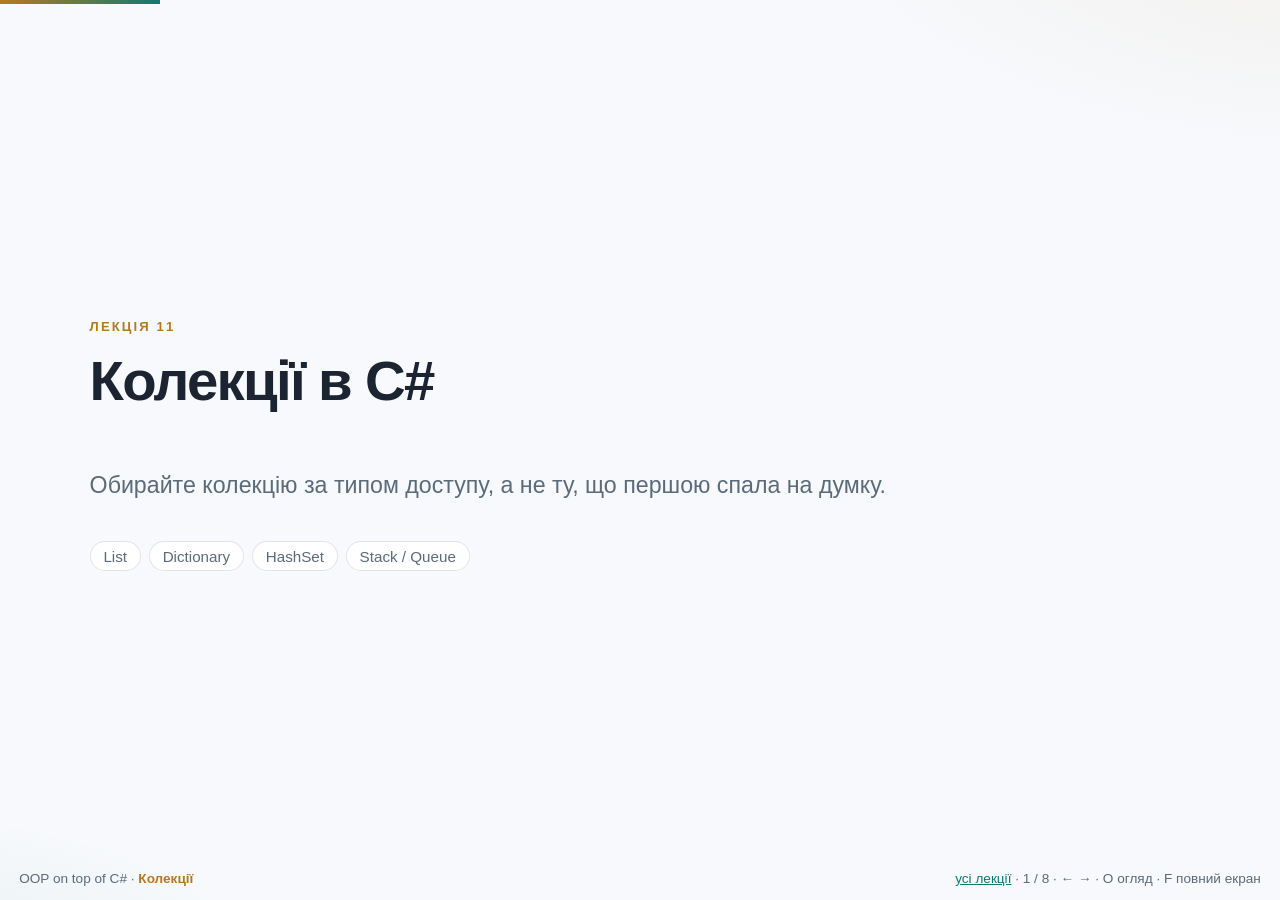
<file: course/presentations/11-collections.html>
<!DOCTYPE html>
<html lang="uk">
<head>
  <meta charset="utf-8">
  <meta name="viewport" content="width=device-width, initial-scale=1">
  <title>11. Колекції — OOP on top of C#</title>
  <link rel="stylesheet" href="shared/deck.css">
  <link rel="stylesheet" href="shared/hljs-theme.css">
</head>
<body>
  <div class="progress"></div>
  <div class="deck">
    <section class="slide title"><p class="kicker">Лекція 11</p><h1>Колекції в C#</h1><p class="lead">Обирайте колекцію за типом доступу, а не ту, що першою спала на думку.</p><div class="pills"><span class="pill">List</span><span class="pill">Dictionary</span><span class="pill">HashSet</span><span class="pill">Stack / Queue</span></div></section>
    <section class="slide "><h2>Що ви вже знаєте, а що ми розберемо сьогодні</h2>
      <p class="lead">Сьогодні ми не повторюємо generics, а зосередимося на тому, як вам обрати правильну структуру даних.</p>
      <ul>
        <li>На лекції 02 ви вже розібрали, чому варто використовувати <code>List&lt;T&gt;</code>, а не застарілий <code>ArrayList</code> чи <code>List&lt;object&gt;</code>.</li>
        <li>Сьогодні ми поговоримо про те, як працює хеш і звідки беруться колізії.</li>
        <li>Також ви дізнаєтеся, коли брати <code>HashSet</code> або <code>SortedSet</code>, і для яких задач ідеально підходять Stack та Queue.</li>
      </ul>
    </section>
    <section class="slide "><h2>Коли варто брати List&lt;T&gt;</h2>
      <p class="lead">Беріть список, коли вам важливий порядок елементів, ви хочете звертатися до них за індексом, і колекція буде рости. Але якщо ви шукаєте за ключем — List вам не підійде.</p>
      <pre><code>List&lt;string&gt; dirs = new(Directory.EnumerateDirectories(docPath));
foreach (var dir in dirs) Console.WriteLine(Path.GetFileName(dir));</code></pre>
    </section>
    <section class="slide "><h2>Dictionary і хеш-функції</h2><p class="lead">Словник — це швидкий пошук значення за унікальним ключем.</p><div class="grid"><div><ul>
          <li>Dictionary працює так швидко завдяки пошуку через hash code.</li>
          <li>Іноді трапляються колізії: це ситуація, коли кілька різних ключів потрапляють у один кошик.</li>
          <li>Саме тому ваші методи <code>Equals</code> та <code>GetHashCode</code> завжди мають бути узгоджені.</li>
        </ul></div><div><pre><code>static int HashFunction(string s, string[] array) {
  int total = 0;
  foreach (char c in s) total += c;
  return total % array.Length; // дуже спрощений приклад хеш-функції
}</code></pre></div></div></section>
    <section class="slide "><h2>HashSet проти SortedSet</h2><p class="lead">Ці колекції стануть у пригоді, коли вам потрібна лише множина унікальних елементів.</p><div class="grid"><div><p><strong>HashSet</strong> гарантує унікальність, але не зберігає порядок. Зате ви миттєво зробите математичні операції: об’єднання (union), перетин (intersect) чи різницю (except).</p></div><div><p><strong>SortedSet</strong> теж зберігає лише унікальні елементи, але одразу сортує їх за зростанням. Вставка сюди обійдеться вам дорожче, зате ви завжди маєте відсортований набір.</p></div></div></section>
    <section class="slide "><h2>Stack і Queue</h2><p class="lead">Це дві класичні структури для ваших специфічних задач.</p><div class="grid"><div><img class="fig" src="../lectures/assets/11-collections/image.png" alt="stack">
        <p class="small">Stack працює за принципом LIFO (останній зайшов — перший вийшов). Він ідеально підійде вам для скасування дій (undo) або обходу в глибину (DFS).</p></div><div><p><strong>Queue</strong> — це FIFO (перший зайшов — перший вийшов). Використовуйте його для черги задач, обходу в ширину (BFS) або фонових робіт.</p>
        <pre><code>stack.Push(x); var y = stack.Pop();
queue.Enqueue(x); var z = queue.Dequeue();</code></pre></div></div></section>
    <section class="slide "><h2>Пам’ятка: як обрати колекцію</h2>
      <p class="lead">Завжди задавайте собі питання: як саме ви будете з нею працювати?</p>
      <ul>
        <li>Якщо вам потрібен індекс і збереження порядку, беріть <code>List&lt;T&gt;</code>.</li>
        <li>Якщо ви шукаєте значення за ключем, ваш вибір — <code>Dictionary&lt;TKey,TValue&gt;</code>.</li>
        <li>Якщо вам важлива лише унікальність, використовуйте <code>HashSet&lt;T&gt;</code>. А якщо елементи мають бути ще й відсортовані — беріть <code>SortedSet&lt;T&gt;</code>.</li>
        <li>Для принципу «останній зайшов — перший вийшов» обирайте <code>Stack&lt;T&gt;</code>. А для принципу «перший зайшов — перший вийшов» вам знадобиться <code>Queue&lt;T&gt;</code>.</li>
      </ul>
    </section>
    <section class="slide next-step"><p class="kicker">Після лекції</p><h2>Що далі</h2>
      <p class="lead">У наступних лабораторних роботах свідомо обирайте колекцію за типом доступу: чи потрібен вам індекс, ключ, унікальність, LIFO чи FIFO. Не пишіть List просто за звичкою.</p>
      <p class="note">І пам’ятайте: ми сьогодні не чіпали generics і boxing, адже ви розібралися з цим ще на лекції 02.</p></section>
  </div>
  <div class="chrome">
    <span>OOP on top of C# · <b>Колекції</b></span>
    <span style="pointer-events:auto"><a href="index.html">усі лекції</a> · <span data-counter></span> · ← → · O огляд · F повний екран</span>
  </div>
  <script src="shared/highlight.min.js"></script>
  <script src="shared/csharp.min.js"></script>
  <script src="shared/code-highlight.js"></script>
  <script src="shared/deck.js"></script>
</body>
</html>
</file>
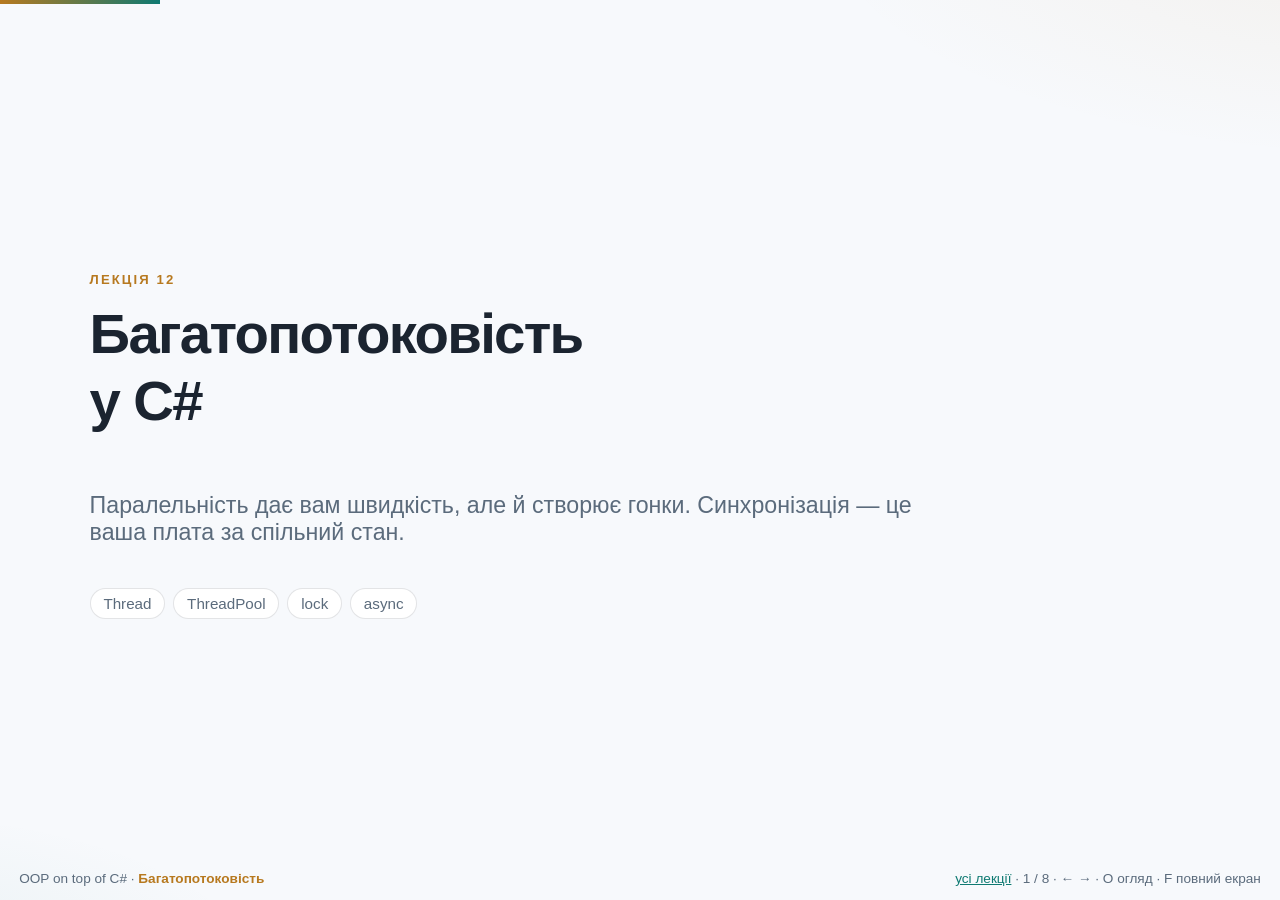
<file: course/presentations/12-multithreading.html>
<!DOCTYPE html>
<html lang="uk">
<head>
  <meta charset="utf-8">
  <meta name="viewport" content="width=device-width, initial-scale=1">
  <title>12. Багатопотоковість — OOP on top of C#</title>
  <link rel="stylesheet" href="shared/deck.css">
  <link rel="stylesheet" href="shared/hljs-theme.css">
</head>
<body>
  <div class="progress"></div>
  <div class="deck">
    <section class="slide title"><p class="kicker">Лекція 12</p><h1>Багатопотоковість у C#</h1><p class="lead">Паралельність дає вам швидкість, але й створює гонки. Синхронізація — це ваша плата за спільний стан.</p><div class="pills"><span class="pill">Thread</span><span class="pill">ThreadPool</span><span class="pill">lock</span><span class="pill">async</span></div></section>
    <section class="slide "><h2>Процес і потік</h2>
      <div class="grid">
        <div><img class="fig" src="../lectures/assets/12-multithreading/Preemption.drawio.png" alt="preemption"></div>
        <div>
          <ul>
            <li>Навіть на одному ядрі операційна система постійно перемикає задачі. Це називається витісняльною багатозадачністю.</li>
            <li>Процес — це ваш адресний простір. Потоків у ньому може бути багато, і всі вони ділять спільну пам’ять.</li>
            <li>У кожного процесу є головний потік — саме з нього стартує ваш метод <code>Main</code>.</li>
          </ul>
        </div>
      </div>
    </section>
    <section class="slide "><h2>Свій Thread</h2>
      <p class="lead">Метод <code>Start</code> не блокує ваш головний потік. А от <code>Join</code> чекає, доки інший потік закінчить свою роботу.</p>
      <pre><code>Thread t = new Thread(Worker);
t.Start();
t.Join();</code></pre>
      <p class="note">Створювати новий <code>Thread</code> на кожну дрібницю — це дуже дорого. Робіть так лише тоді, коли вам потрібне довге окреме життя потоку.</p>
    </section>
    <section class="slide "><h2>ThreadPool</h2>
      <p class="lead">Пул повторно використовує вже створені потоки. Будь-яке дрібне завдання кладіть саме сюди, а не створюйте <code>new Thread</code>.</p>
      <pre><code>ThreadPool.QueueUserWorkItem(Worker, &quot;Hello, world!&quot;);</code></pre>
    </section>
    <section class="slide "><h2>Гонка без lock і з lock</h2>
      <div class="grid">
        <div>
          <pre><code>// два потоки роблять n++
// часто отримаєте не 20000</code></pre>
          <p class="small">Спільна змінна без синхронізації неминуче призведе до гонки. Ваш результат буде непередбачуваним.</p>
        </div>
        <div>
          <pre><code>lock (_sync) { n++; }
// не lock(this) — хтось ззовні
// може замкнути той самий об’єкт</code></pre>
          <p class="small">Пам’ятайте, що поруч існують Mutex і Semaphore, які стануть у пригоді, коли ваша синхронізація ширша за один процес.</p>
        </div>
      </div>
    </section>
    <section class="slide "><h2>Task і async / await</h2>
      <div class="grid">
        <div>
          <ul>
            <li>Потік планує операційна система. А от <code>Task</code> планує ваше середовище виконання.</li>
            <li>Винятки в завданні вам буде зловити значно простіше, ніж шукати «виняток у чужому потоці».</li>
            <li>Ключове слово <code>await</code> не створює потік на кожне очікування — воно звільняє потік, поки ви чекаєте на відповідь від мережі чи диска.</li>
          </ul>
        </div>
        <div><pre><code>static async Task Main() {
  var n = await Task.Run(() =&gt; 2 + 2);
  Console.WriteLine(n);
}</code></pre></div>
      </div>
    </section>
    <section class="slide "><h2>Що брати на практиці</h2>
      <ul>
        <li>Якщо вам потрібен довгий окремий потік — беріть <code>Thread</code>.</li>
        <li>Для короткої роботи у тлі — обирайте <code>ThreadPool</code> або <code>Task.Run</code>.</li>
        <li>Коли ви очікуєте на HTTP-запит чи читання файла — використовуйте <code>async</code> та <code>await</code>.</li>
        <li>Щоб створити одинака без гонки — беріть <code>Lazy&lt;T&gt;</code>, як ви це робили на лекціях 06 і 09.</li>
      </ul>
    </section>
    <section class="slide next-step"><p class="kicker">Після лекції</p><h2>Що далі</h2>
      <p class="lead">Окремої лабораторної роботи з потоків у нас немає. Перевірте себе за запитаннями курсу й уважно розберіть код у папці <code>code/lecture-12-multithreading</code>.</p>
    </section>
  </div>
  <div class="chrome">
    <span>OOP on top of C# · <b>Багатопотоковість</b></span>
    <span style="pointer-events:auto"><a href="index.html">усі лекції</a> · <span data-counter></span> · ← → · O огляд · F повний екран</span>
  </div>
  <script src="shared/highlight.min.js"></script>
  <script src="shared/csharp.min.js"></script>
  <script src="shared/code-highlight.js"></script>
  <script src="shared/deck.js"></script>
</body>
</html>
</file>
<file: course/presentations/shared/deck.css>
:root {
  --bg: #eef2f6;
  --bg-slide: #f7f9fc;
  --ink: #1b2430;
  --muted: #5b6b7c;
  --accent: #b7791f;
  --accent-2: #0f7a72;
  --danger: #c0392b;
  --ok: #2d7a46;
  --code-bg: #f1f4f8;
  --code-ink: #1b2430;
  --line: rgba(27, 36, 48, 0.12);
  --shadow: 0 12px 32px rgba(27, 36, 48, 0.08);
}

* { box-sizing: border-box; }

html, body {
  margin: 0;
  height: 100%;
  background: var(--bg);
  color: var(--ink);
  font-family: "Segoe UI", "Noto Sans", "Helvetica Neue", Arial, sans-serif;
}

body { overflow: hidden; }

.deck {
  height: 100vh;
  width: 100vw;
  position: relative;
}

.progress {
  position: fixed;
  top: 0;
  left: 0;
  height: 4px;
  width: 0;
  background: linear-gradient(90deg, var(--accent), var(--accent-2));
  z-index: 20;
}

.chrome {
  position: fixed;
  inset: auto 1.2rem 0.85rem 1.2rem;
  display: flex;
  justify-content: space-between;
  align-items: center;
  color: var(--muted);
  font-size: 0.85rem;
  z-index: 15;
  pointer-events: none;
}

.chrome b { color: var(--accent); font-weight: 600; }

.slide {
  display: none;
  position: absolute;
  inset: 0;
  padding: 5.5vh 7vw 8vh;
  background:
    radial-gradient(1200px 500px at 110% -10%, rgba(183, 121, 31, 0.08), transparent 50%),
    radial-gradient(900px 400px at -10% 110%, rgba(15, 122, 114, 0.07), transparent 45%),
    var(--bg-slide);
}

.slide.active { display: flex; flex-direction: column; justify-content: center; }

.slide h1, .slide h2, .slide h3 { margin: 0 0 0.6em; line-height: 1.2; }
.slide h1 { font-size: clamp(2.2rem, 4.4vw, 3.6rem); letter-spacing: -0.03em; }
.slide h2 { font-size: clamp(1.7rem, 3.2vw, 2.5rem); color: var(--ink); }
.slide h3 { font-size: 1.35rem; color: var(--accent-2); }

.kicker {
  color: var(--accent);
  text-transform: uppercase;
  letter-spacing: 0.16em;
  font-size: 0.82rem;
  font-weight: 700;
  margin-bottom: 0.8rem;
}

.lead { font-size: clamp(1.15rem, 2vw, 1.45rem); color: var(--muted); max-width: 52rem; }

ul, ol { margin: 0.2rem 0 0; padding-left: 1.25em; font-size: clamp(1.05rem, 1.8vw, 1.35rem); }
li { margin: 0.35em 0; }
li strong { color: var(--ink); }

.grid {
  display: grid;
  grid-template-columns: 1fr 1fr;
  gap: 1.4rem 2rem;
  align-items: start;
}

.card {
  background: #fff;
  border: 1px solid var(--line);
  border-radius: 16px;
  padding: 1.1rem 1.2rem;
  box-shadow: var(--shadow);
}

.card h3 { margin-bottom: 0.4rem; }

pre {
  margin: 0.4rem 0 0;
  padding: 1rem 1.1rem;
  background: var(--code-bg);
  color: var(--code-ink);
  border: 1px solid var(--line);
  border-radius: 14px;
  overflow: auto;
  font-size: clamp(0.78rem, 1.25vw, 1.05rem);
  line-height: 1.45;
  max-height: 58vh;
}

pre code.hljs {
  background: transparent;
  padding: 0;
}

code, kbd { font-family: "Cascadia Code", "Consolas", "Fira Code", monospace; }
p code, li code { color: var(--accent-2); }

.note { color: var(--muted); font-size: 1.05rem; }
.bad { color: var(--danger); }
.good { color: var(--ok); }

.slide.title { text-align: left; }
.slide.title h1 { max-width: 16ch; }

.slide.next-step h2 { color: var(--accent-2); }

.pills { display: flex; flex-wrap: wrap; gap: 0.5rem; margin-top: 1.2rem; }
.pill {
  border: 1px solid var(--line);
  background: #fff;
  border-radius: 999px;
  padding: 0.35rem 0.8rem;
  color: var(--muted);
  font-size: 0.95rem;
}

img.fig {
  max-width: 100%;
  max-height: 52vh;
  object-fit: contain;
  border-radius: 12px;
  background: #fff;
  border: 1px solid var(--line);
  padding: 0.4rem;
}

.cols-3 { display: grid; grid-template-columns: repeat(3, 1fr); gap: 1rem; }
.small { font-size: 1.05rem; }

.mem {
  display: grid;
  grid-template-columns: auto 1fr;
  gap: 0.55rem 0.9rem;
  align-items: center;
  margin-top: 0.7rem;
  font-family: "Cascadia Code", "Consolas", "Fira Code", monospace;
  font-size: clamp(0.78rem, 1.15vw, 0.98rem);
}

.mem-lane {
  color: var(--muted);
  font-size: 0.78rem;
  letter-spacing: 0.08em;
  text-transform: uppercase;
  font-weight: 700;
}

.mem-row {
  display: flex;
  flex-wrap: wrap;
  gap: 0.45rem;
  align-items: center;
}

.mem-cell, .mem-obj {
  background: #fff;
  border: 1px solid var(--line);
  border-radius: 10px;
  padding: 0.35rem 0.65rem;
  box-shadow: var(--shadow);
}

.mem-obj {
  border-color: rgba(15, 122, 114, 0.35);
  background: rgba(15, 122, 114, 0.08);
}

.mem-arrow {
  color: var(--accent-2);
  font-weight: 700;
}

.overview-on .mem { display: none; }

a { color: var(--accent-2); }

.overview-on { overflow: auto; }
.overview-on .deck { height: auto; display: grid; grid-template-columns: repeat(auto-fill, minmax(280px, 1fr)); gap: 12px; padding: 24px; }
.overview-on .slide {
  display: flex;
  position: relative;
  min-height: 180px;
  padding: 16px;
  border: 1px solid var(--line);
  border-radius: 12px;
  cursor: pointer;
  transform: none;
  font-size: 11px;
}
.overview-on .slide h1, .overview-on .slide h2 { font-size: 16px; }
.overview-on pre, .overview-on img { display: none; }
.overview-on .chrome, .overview-on .progress { display: none; }

@media print {
  body { overflow: visible; background: #fff; color: #111; }
  .chrome, .progress { display: none; }
  .slide {
    display: flex !important;
    position: relative;
    page-break-after: always;
    min-height: 100vh;
    background: #fff;
    color: #111;
  }
  pre { background: #f4f4f4; color: #111; }
}
</file>
<file: course/presentations/shared/hljs-theme.css>
/*!
  Theme: GitHub (adapted for OOP deck)
  Based on highlight.js GitHub theme
*/
pre code.hljs {
  display: block;
  overflow-x: auto;
  padding: 0;
  background: transparent;
}

.hljs {
  color: var(--code-ink, #1b2430);
  background: transparent;
}

.hljs-doctag,
.hljs-keyword,
.hljs-meta .hljs-keyword,
.hljs-template-tag,
.hljs-template-variable,
.hljs-type,
.hljs-variable.language_ {
  color: #c0392b;
}

.hljs-title,
.hljs-title.class_,
.hljs-title.class_.inherited__,
.hljs-title.function_ {
  color: #6f42c1;
}

.hljs-attr,
.hljs-attribute,
.hljs-literal,
.hljs-meta,
.hljs-number,
.hljs-operator,
.hljs-selector-attr,
.hljs-selector-class,
.hljs-selector-id,
.hljs-variable {
  color: #0f7a72;
}

.hljs-meta .hljs-string,
.hljs-regexp,
.hljs-string {
  color: #032f62;
}

.hljs-built_in,
.hljs-symbol {
  color: #b7791f;
}

.hljs-code,
.hljs-comment,
.hljs-formula {
  color: #6a737d;
}

.hljs-name,
.hljs-quote,
.hljs-selector-pseudo,
.hljs-selector-tag {
  color: #22863a;
}

.hljs-subst {
  color: var(--code-ink, #1b2430);
}

.hljs-section {
  color: #005cc5;
  font-weight: 700;
}

.hljs-bullet {
  color: #735c0f;
}

.hljs-emphasis {
  font-style: italic;
}

.hljs-strong {
  font-weight: 700;
}
</file>
